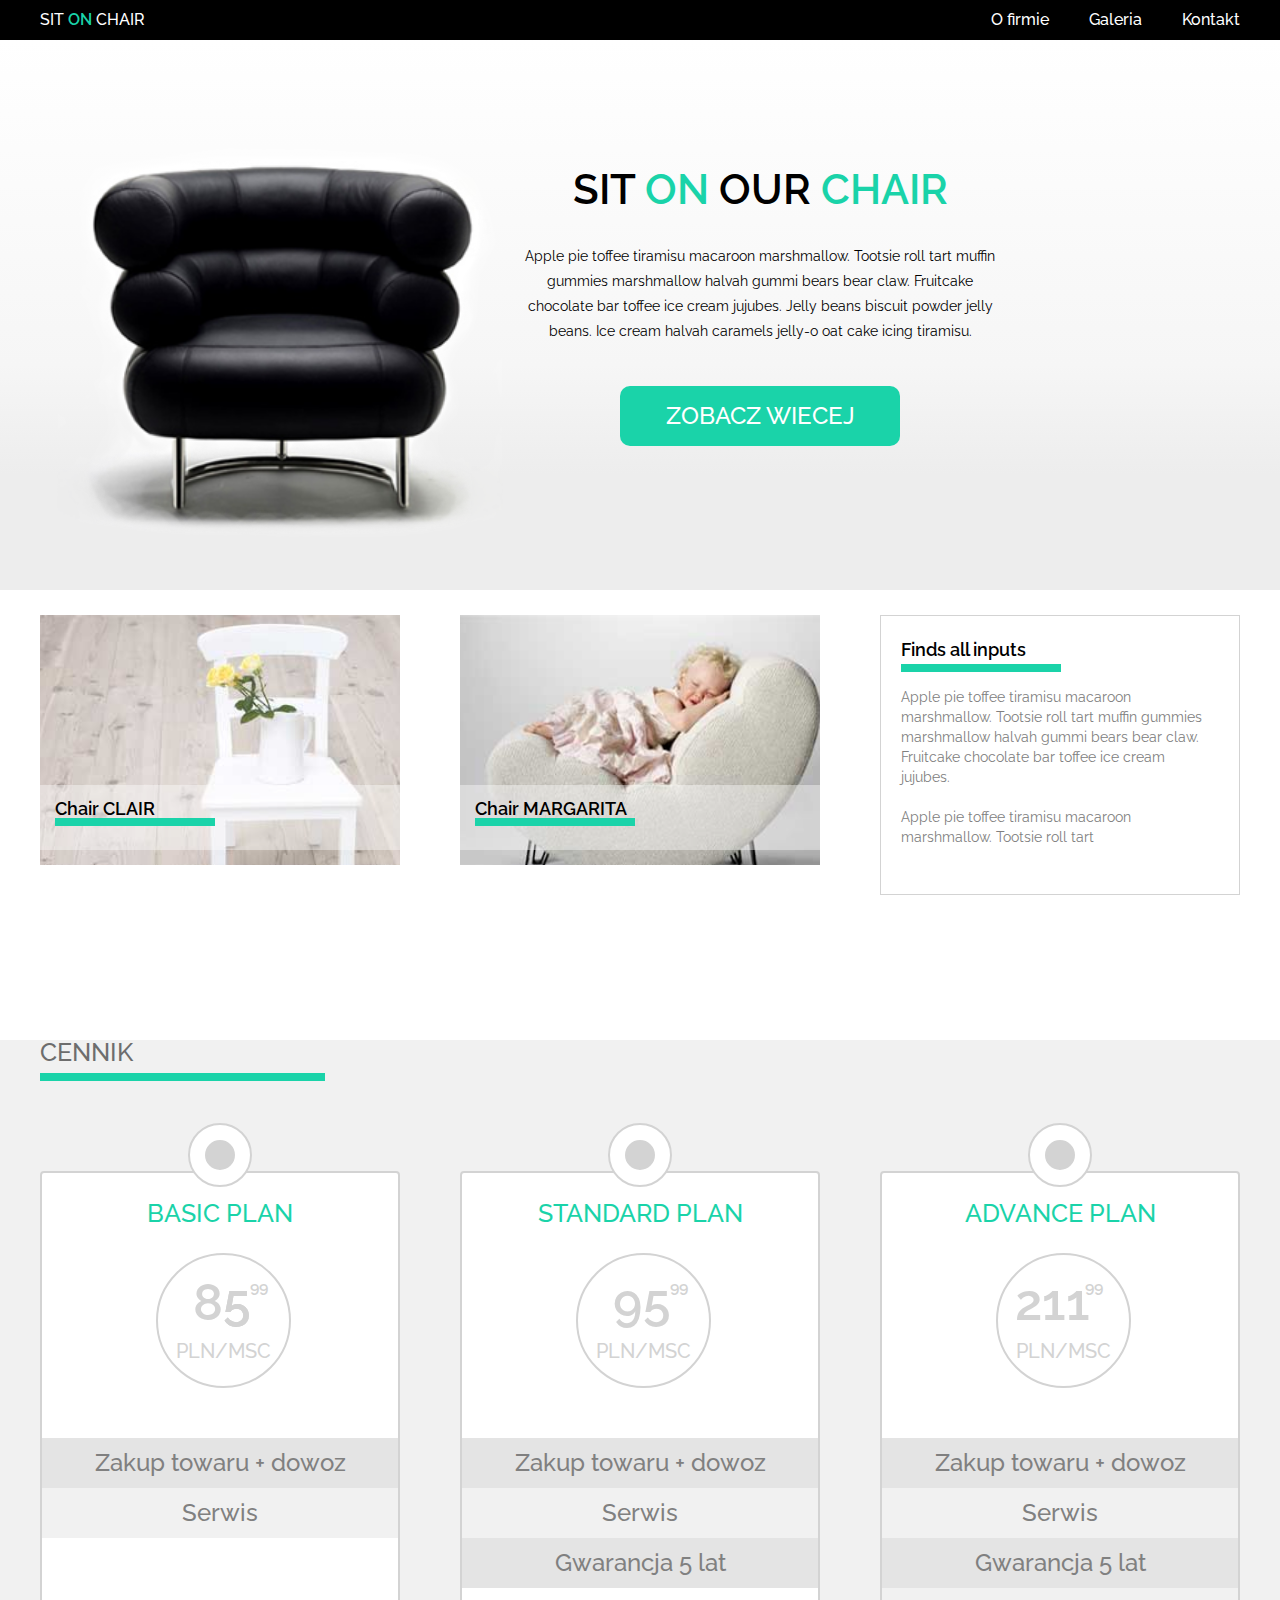
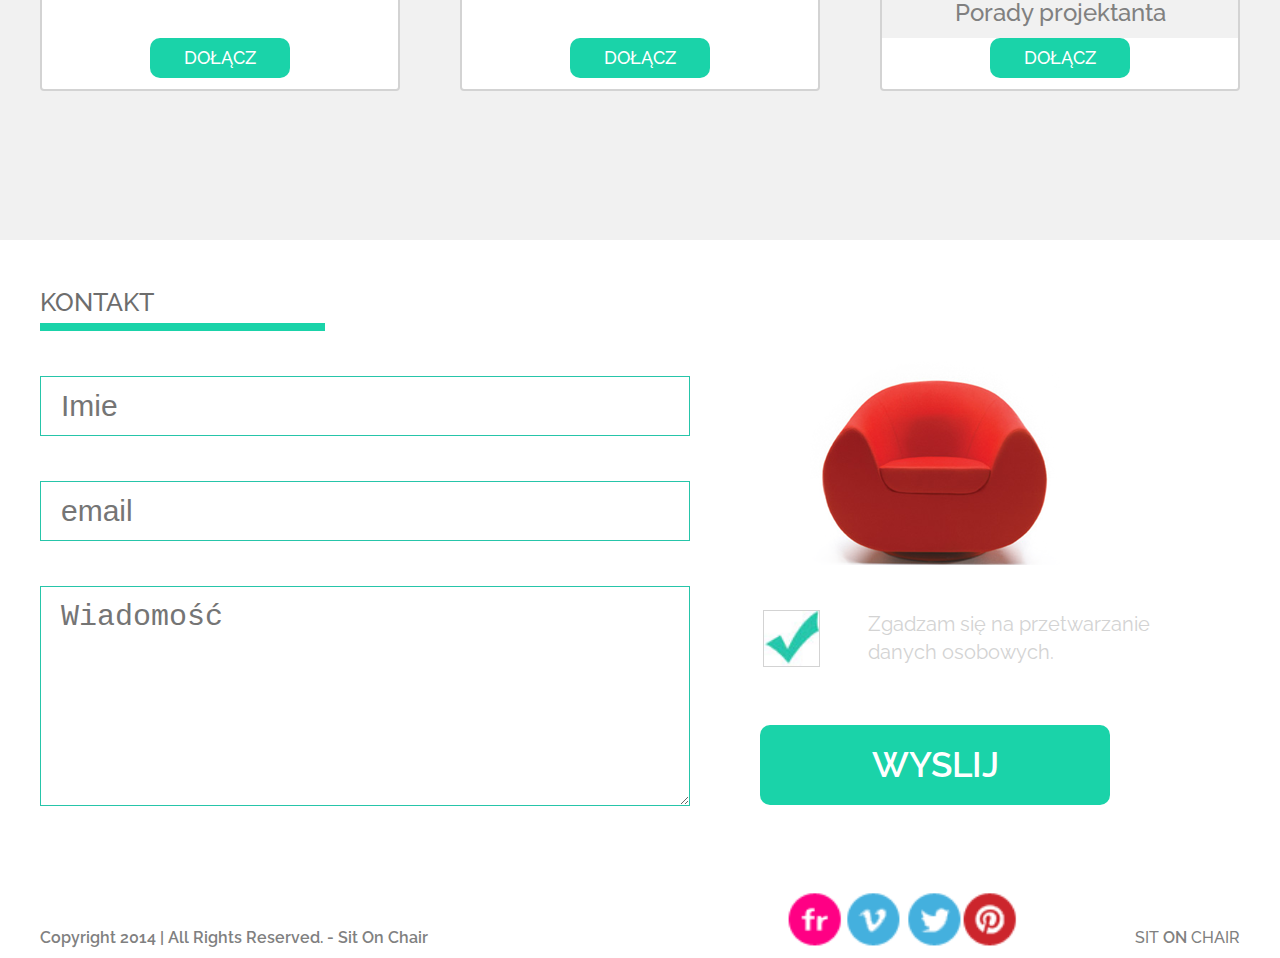
<file: index.html>
<!DOCTYPE html>
<html lang="en">
<head>
    <meta charset="UTF-8">
    <title>CodersLab</title>
    <link rel="stylesheet" href="css/css.css">
    <link href="https://fonts.googleapis.com/css?family=Raleway:100,100i,200,200i,300,300i,400,400i,500,500i,600,600i,700,700i,800,800i,900,900i" rel="stylesheet">
</head>
<body>
  <header>
    <div class="container clearfix">
      <div class="left-header">
        <p>sit <span>on</span> chair</p>
      </div>
      <div class="right-header">
        <nav>
          <ul>
            <li>O firmie</li>
            <li>Galeria</li>
            <li>Kontakt</li>
          </ul>
        </nav>
      </div>
    </div>
  </header>
  <section class="section-1">
    <div class="container clearfix">
      <div class="background">
        <div class="chair"></div>
        <div class="text">
          <div class="header-1">
            <h1>Sit <span>on</span> our <span>chair</span></h1>
          </div>
          <div class="paragraph-1">
            Apple pie toffee tiramisu macaroon marshmallow. Tootsie roll tart muffin gummies marshmallow halvah gummi bears bear claw. Fruitcake chocolate bar toffee ice cream jujubes. Jelly beans biscuit powder jelly beans. Ice cream halvah caramels jelly-o oat cake icing tiramisu.
          </div>
          <div class="button">Zobacz wiecej</div>
        </div>
      </div>
    </div>
  </section>
  <section class="section-2">
    <div class="container clearfix">
      <div class="first-section clearfix">
        <div class="opacity">
          <div class="header-2">
            Chair CLAIR
            <div class="line"></div>
          </div>
        </div>
      </div>
      <div class="second-section">
        <div class="opacity">
          <div class="header-3">
            Chair MARGARITA
            <div class="line"></div>
          </div>
        </div>
      </div>
      <div class="third-section">
        <div class="text-2">
          Finds all inputs
        </div>
        <div class="line"></div>
        <div class="paragraph-2">
          Apple pie toffee tiramisu macaroon marshmallow. Tootsie roll tart muffin gummies marshmallow halvah gummi bears bear claw. Fruitcake chocolate bar toffee ice cream jujubes.
        </div>
        <div class="paragraph-3">
          Apple pie toffee tiramisu macaroon marshmallow. Tootsie roll tart
        </div>
      </div>
    </div>
  </section>
  <section class="section-3">
    <div class="container">
      <div class="prices">CENNIK</div>
      <div class="line-2"></div>
      <div class="container-2 clearfix">

      <div class="basic-plan">
        <div class="outer-circle clearfix">
          <div class="inner-circle"></div>
        </div>
        <div class="offer-header">BASIC PLAN</div>
        <div class="price-1 clearfix">
          <div class="numbers-1">85</div>
          <div class="numbers-2">5<sup>99</sup></div>
          <div class="numbers-3">PLN/MSC</div>
        </div>
        <div class="list-1">
          <ul>
            <li>Zakup towaru + dowoz</li>
            <li>Serwis</li>
          </ul>
        </div>
        <div class="button-2">Dołącz</div>
      </div>
      <div class="standard-plan">
        <div class="outer-circle">
          <div class="inner-circle"></div>
        </div>
        <div class="offer-header">STANDARD PLAN</div>
        <div class="price-1">
          <div class="numbers-1">9</div>
          <div class="numbers-2">5<sup>99</sup></div>
          <div class="numbers-3">PLN/MSC</div>
        </div>
        <div class="list-1">
          <ul>
            <li>Zakup towaru + dowoz</li>
            <li>Serwis</li>
            <li>Gwarancja 5 lat</li>
          </ul>
        </div>
        <div class="button-3">Dołącz</div>
      </div>
      <div class="advance-plan">
        <div class="outer-circle">
          <div class="inner-circle"></div>
        </div>
        <div class="offer-header">ADVANCE PLAN</div>
        <div class="price-1">
          <div class="numbers-5">211<sup>99</sup></div>

          <div class="numbers-3">PLN/MSC</div>
        </div>
        <div class="list-1">
          <ul>
            <li>Zakup towaru + dowoz</li>
            <li>Serwis</li>
            <li>Gwarancja 5 lat</li>
            <li>Porady projektanta</li>
          </ul>
        </div>
        <div class="button-4">Dołącz</div>
      </div>
      </div>
    </div>
  </section>
  <section class="section-4">
    <div class="container">
      <div class="prices">KONTAKT</div>
      <div class="line-2">

      </div>
      <div class="picture"></div>
      <div class="form">
          <form>
              <div>

                <input type="text" placeholder="Imie" required />

              </div>

          <div>

              <input type="email" placeholder="email" name="" value="">

          </div>
          <div>

              <textarea placeholder="Wiadomość"></textarea>

          </div>
        </div>
      </form>

      <div class="red-sofa"></div>

      <div class="outer-frame"></div>
      <div class="text-3">Zgadzam się na przetwarzanie <br> danych osobowych.</div>

      <div class="button-5">Wyslij</div>
    </div>
  </section>
  <footer>
      <div class="container clearfix">
          <div class="copyrights">Copyright 2014 | All Rights Reserved. - Sit On Chair</div>
          <div class="logo-bottom"><p>sit <span>on</span> chair</p>
          </div>
          <div class="margin"></div>
          <div class="ikons clearfix">
              <div class="first-ikon"></div>
              <div class="second-ikon"></div>
              <div class="third-ikon"></div>
              <div class="fourth-ikon"></div>
          </div>



      </div>
  </footer>
</body>
</html>
</file>
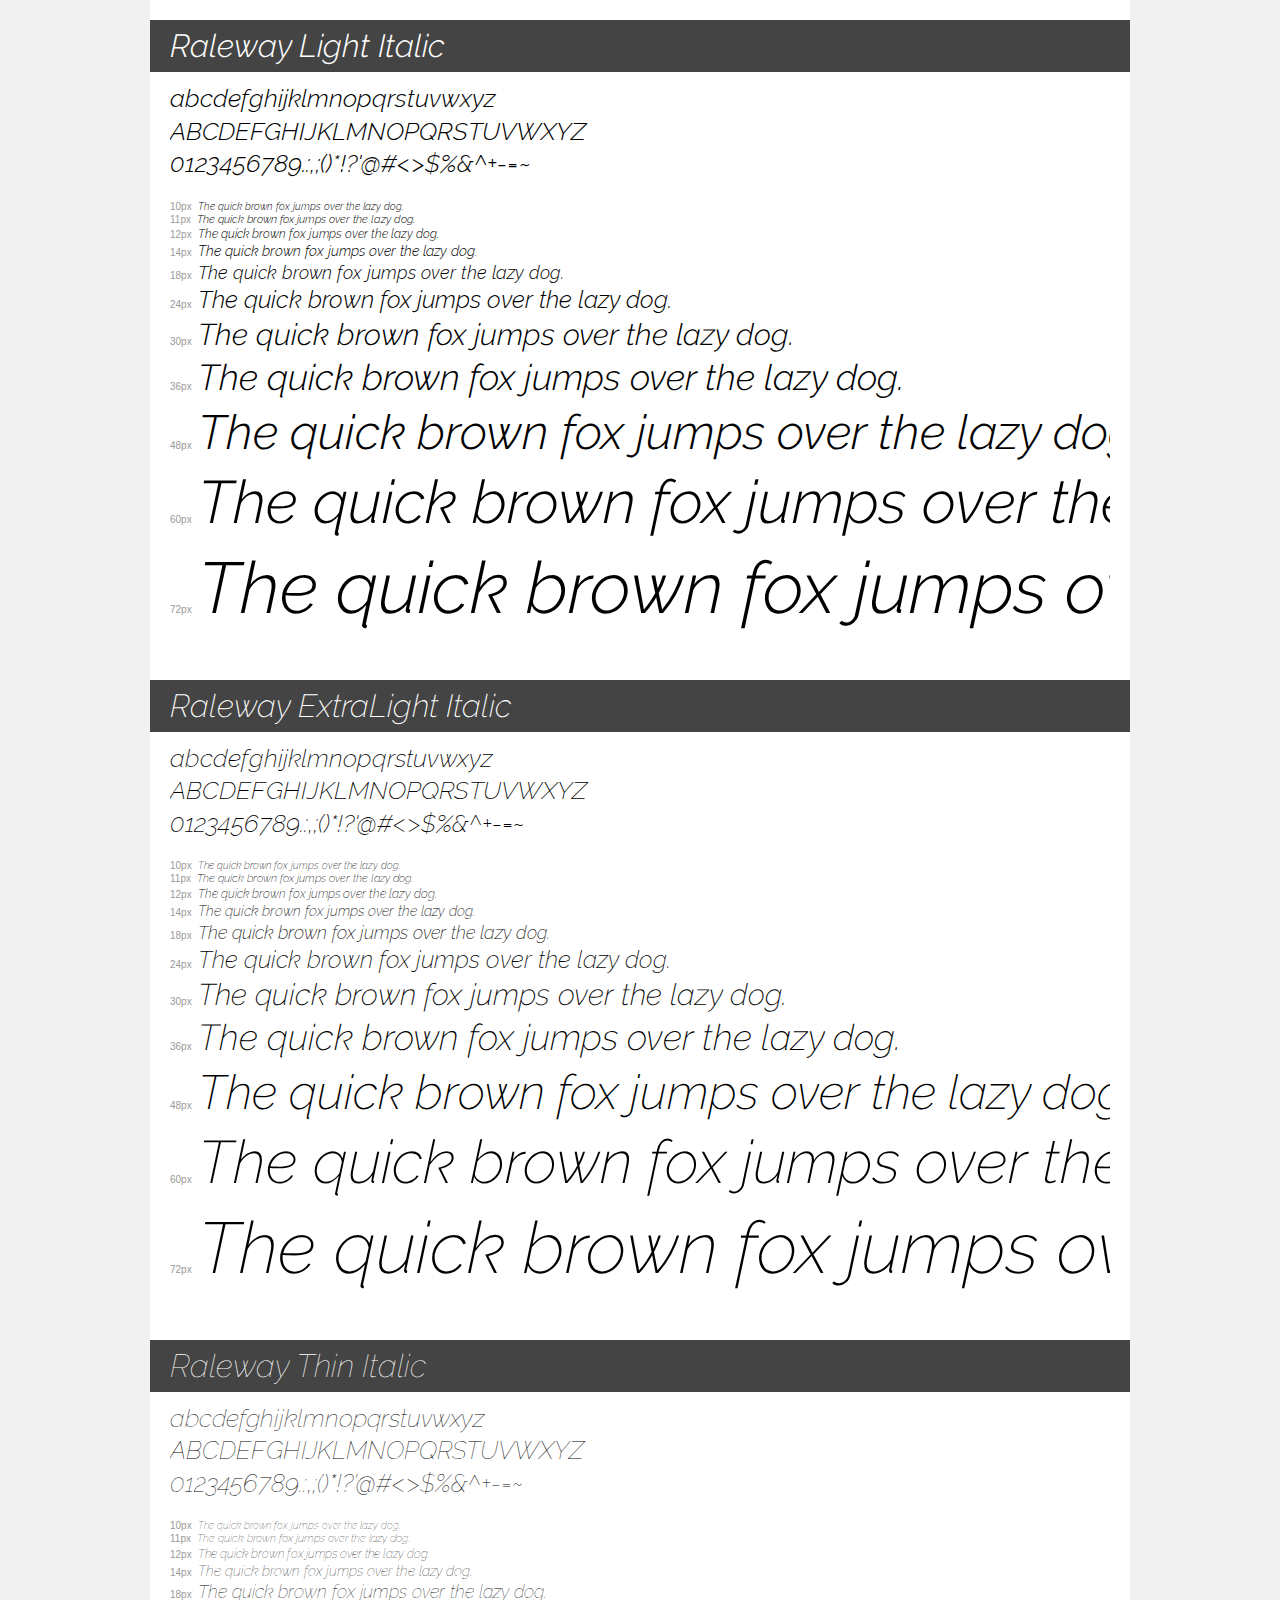
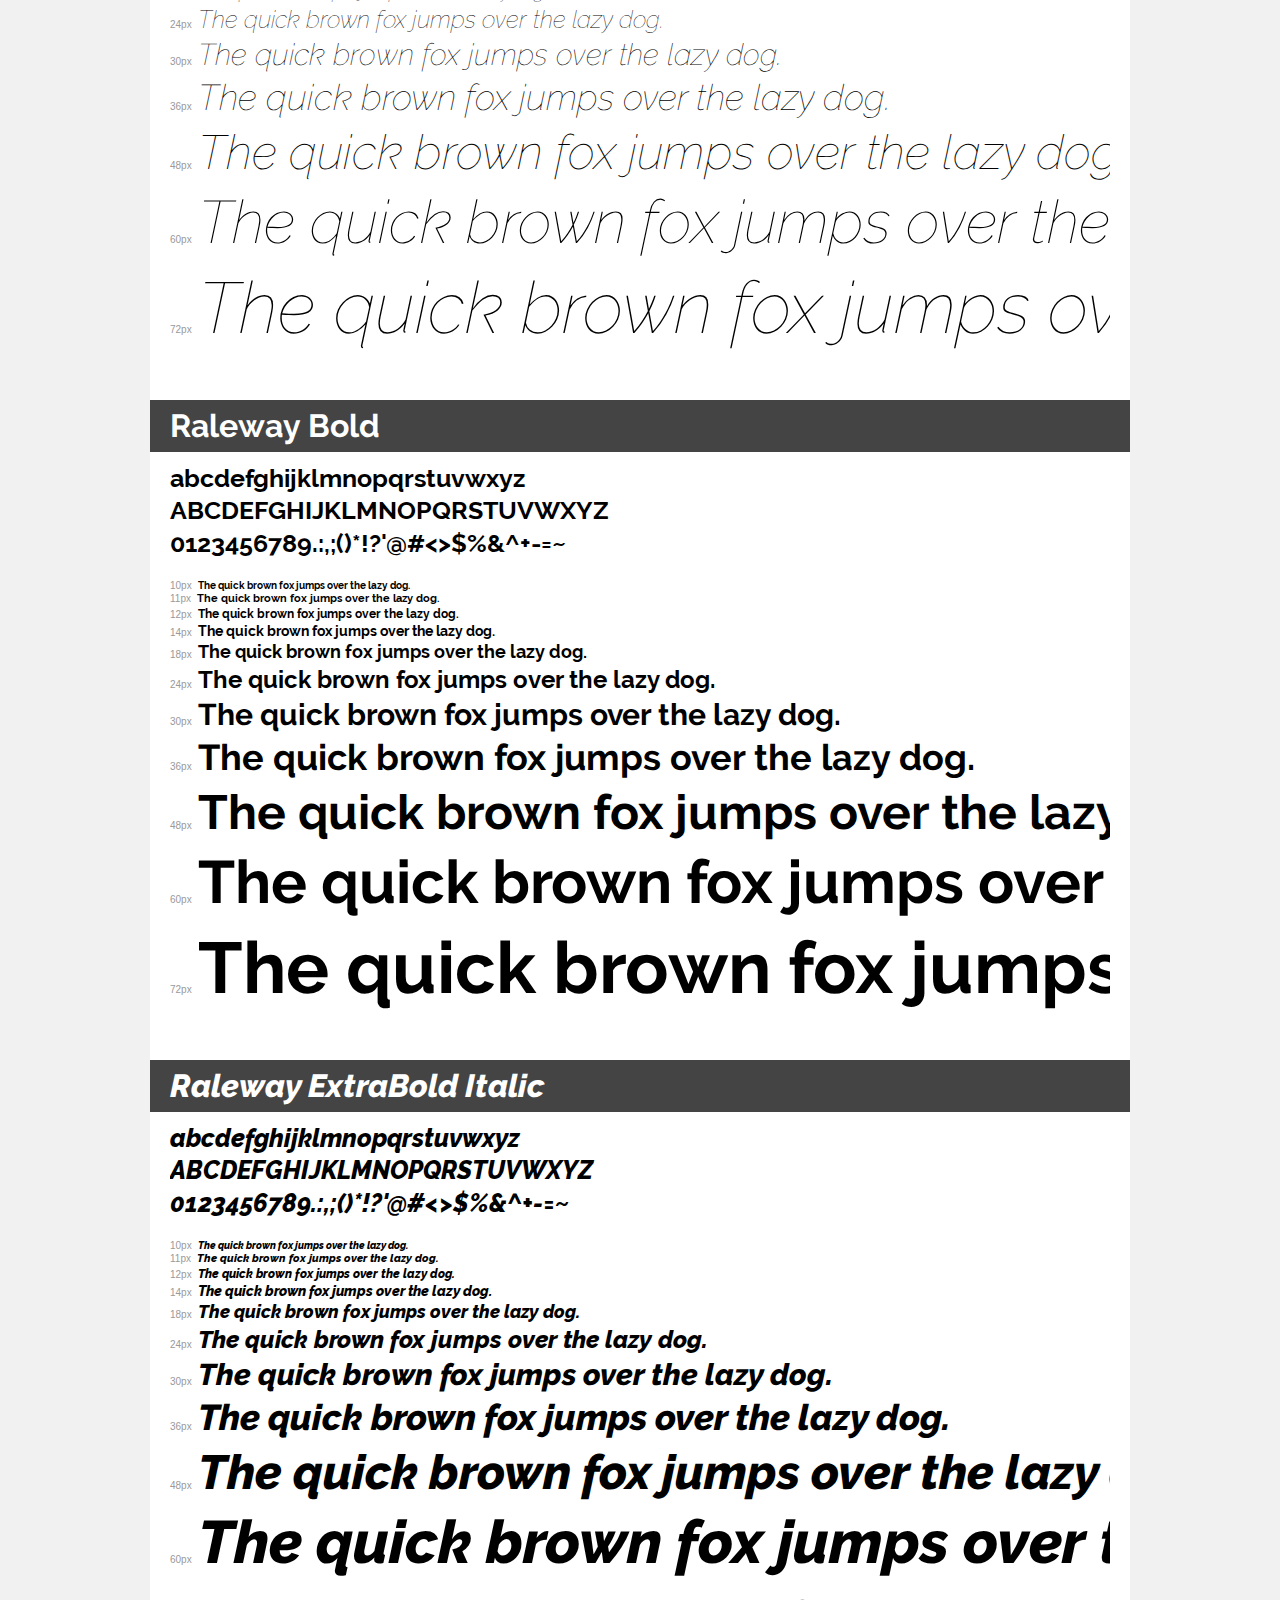
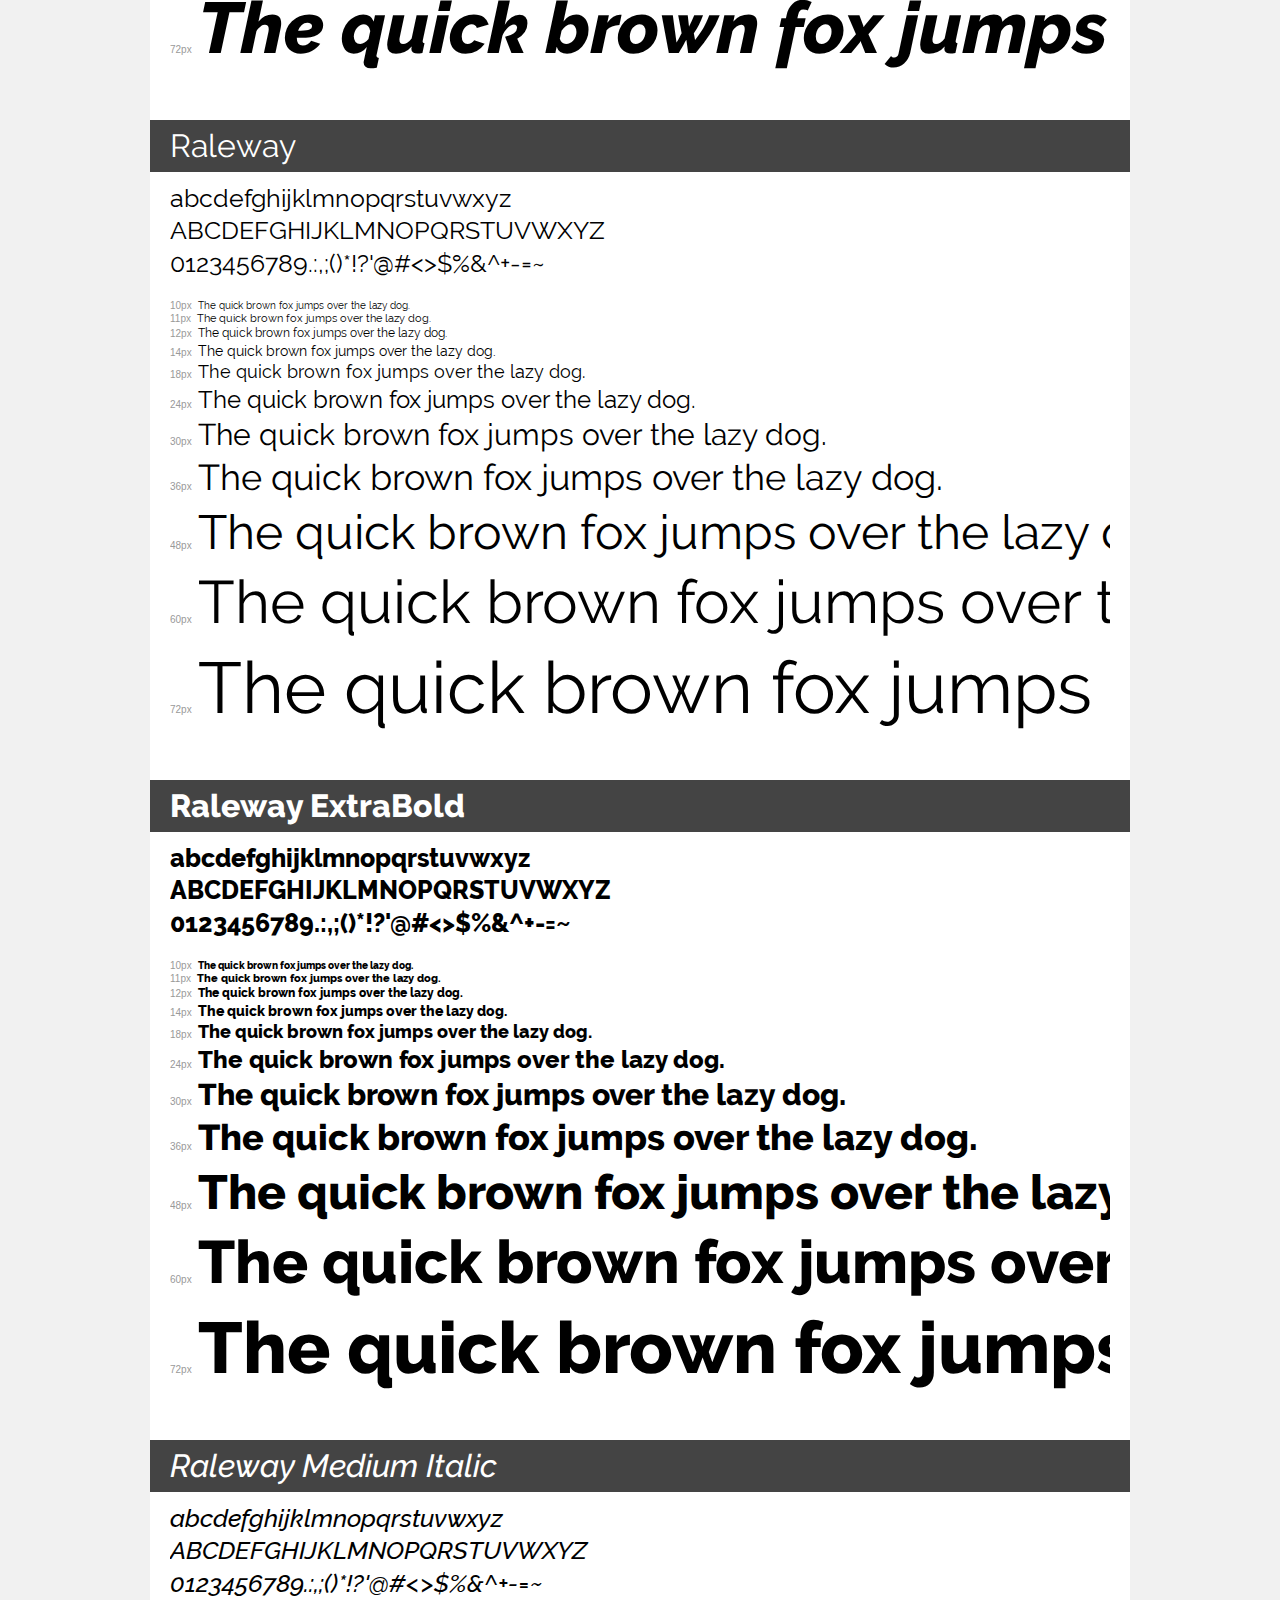
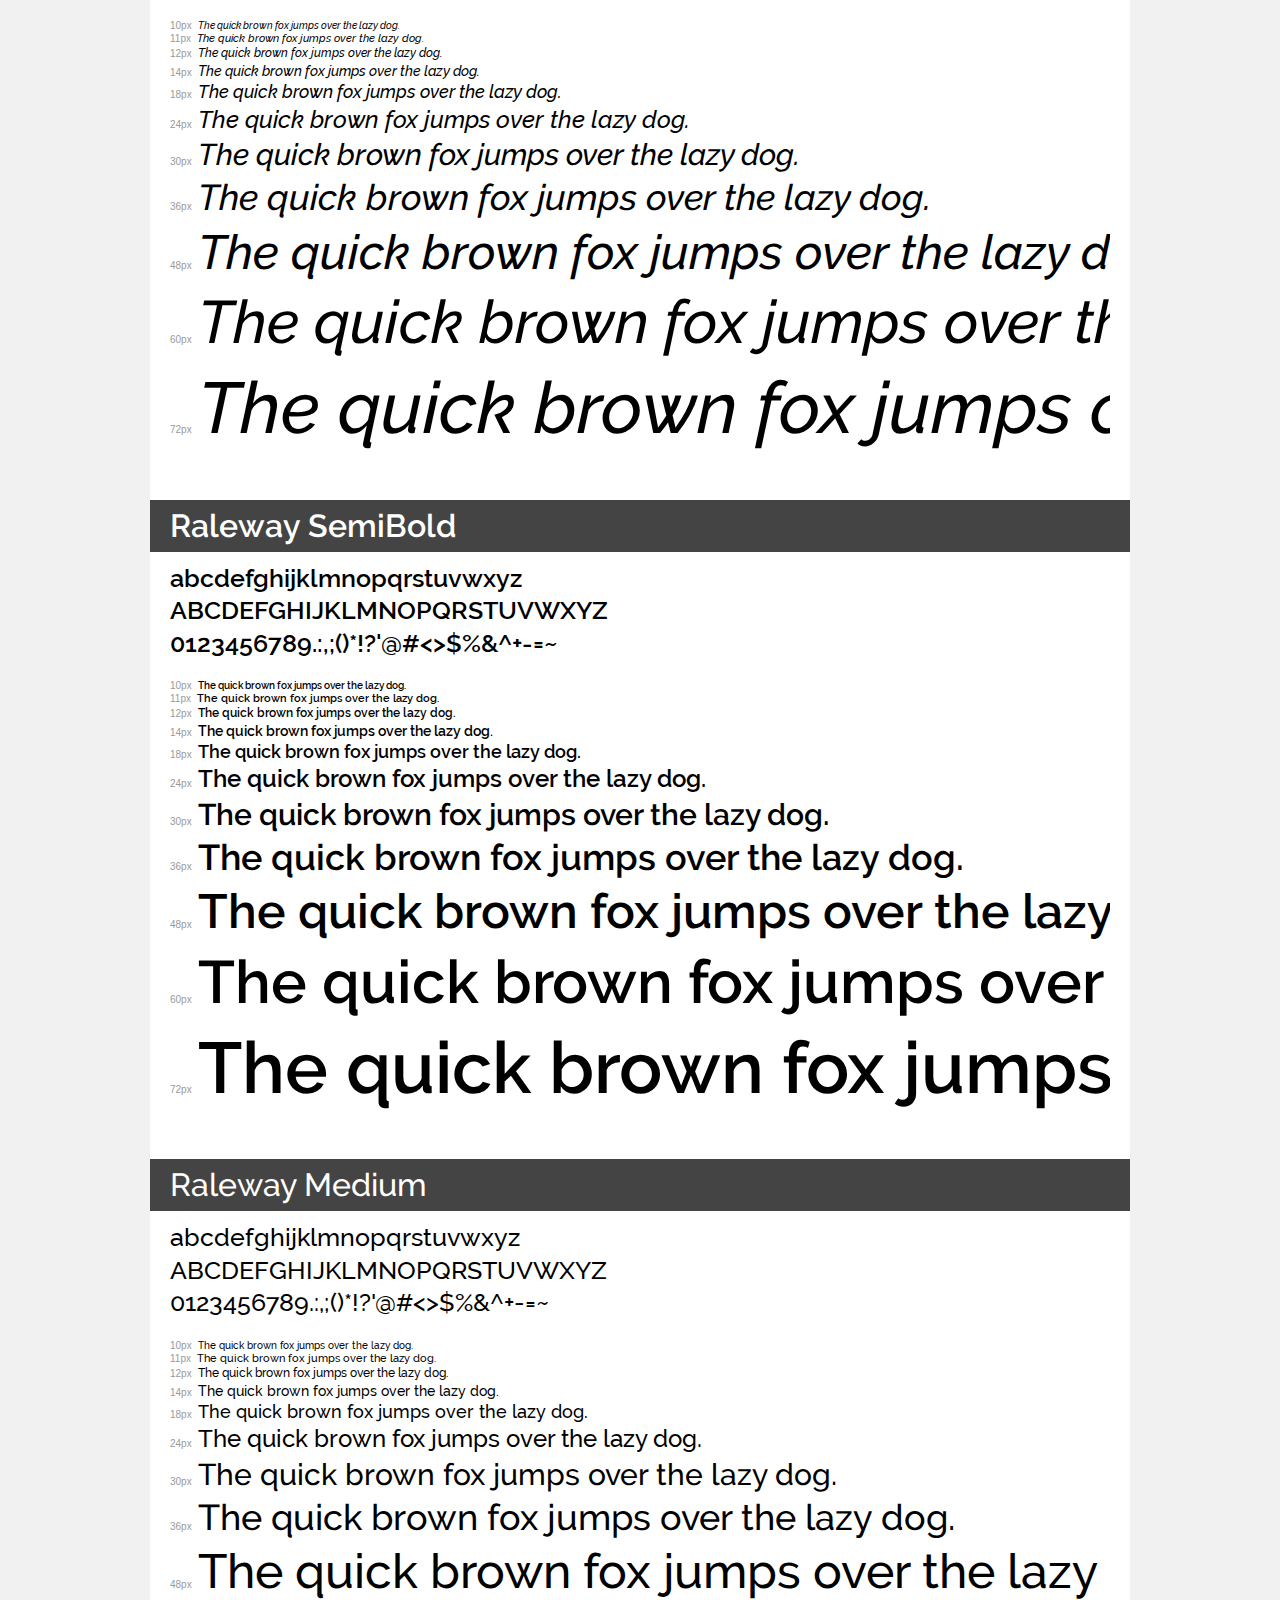
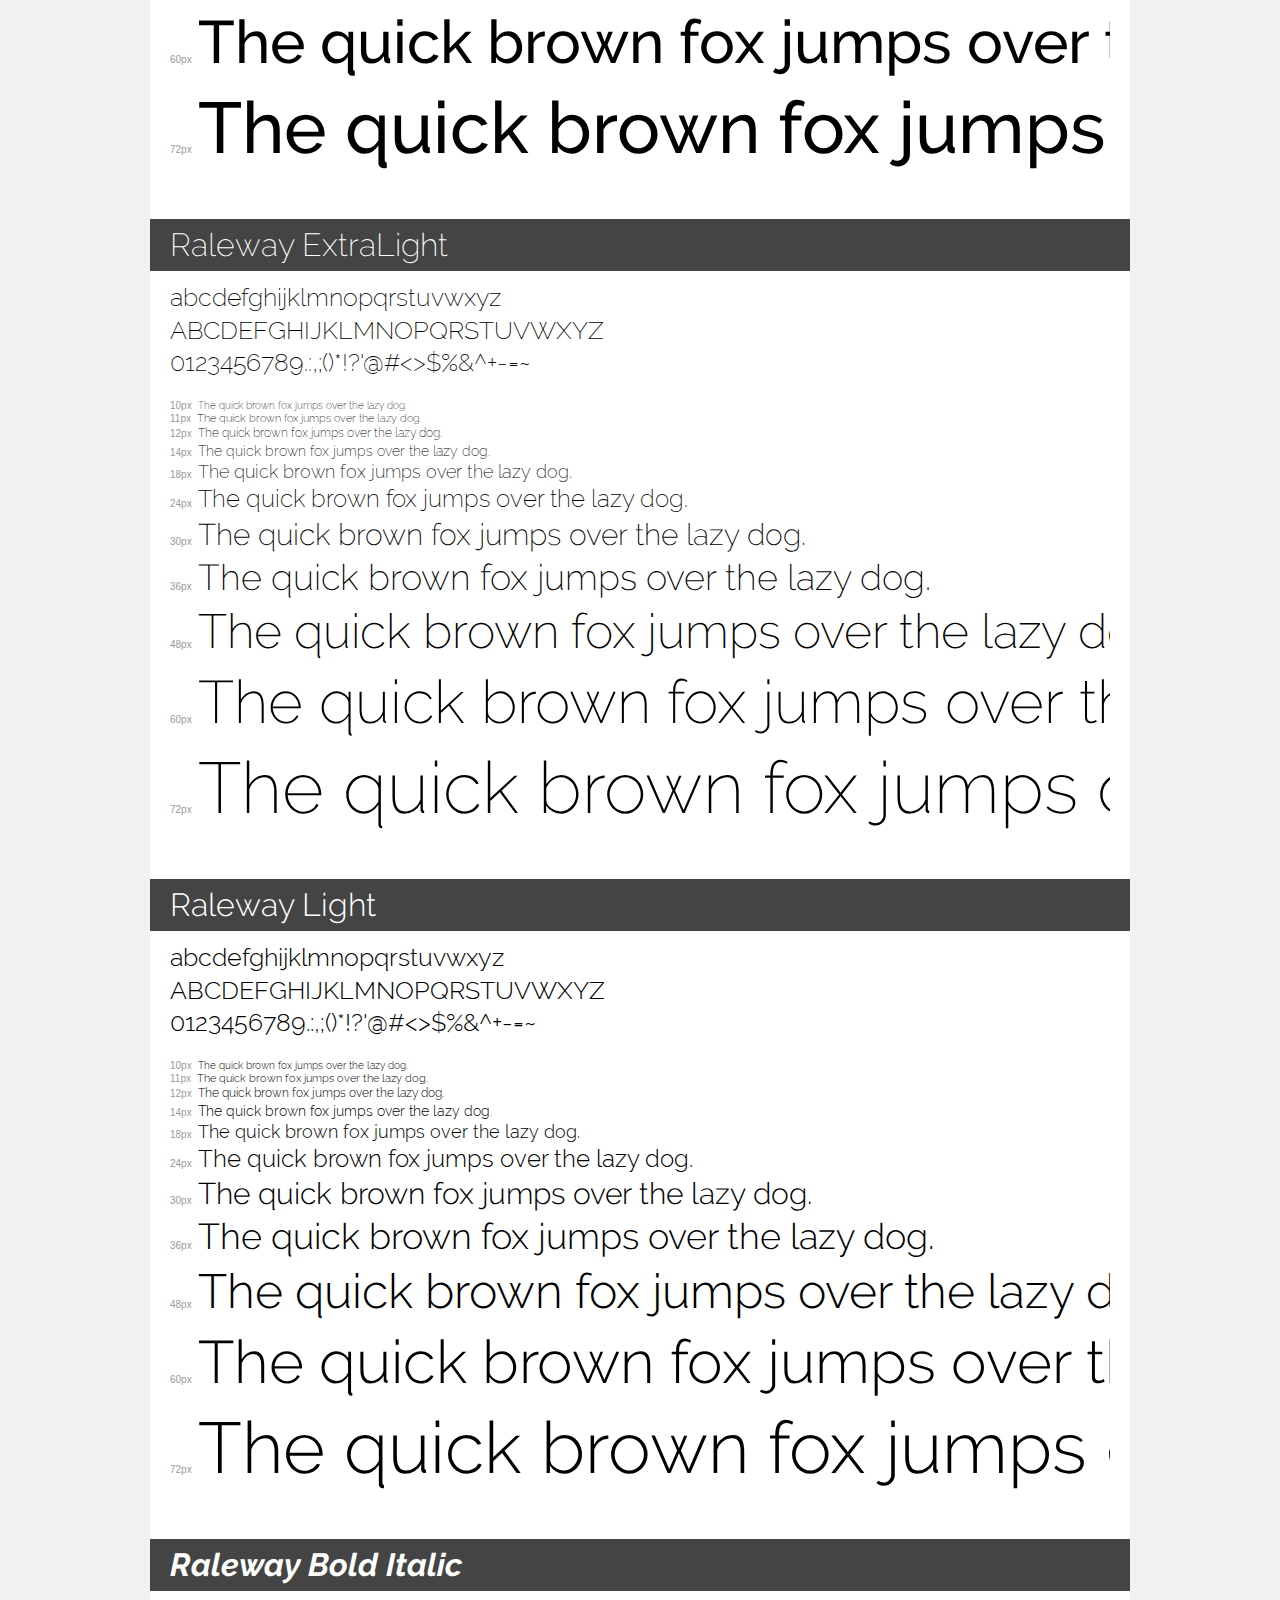
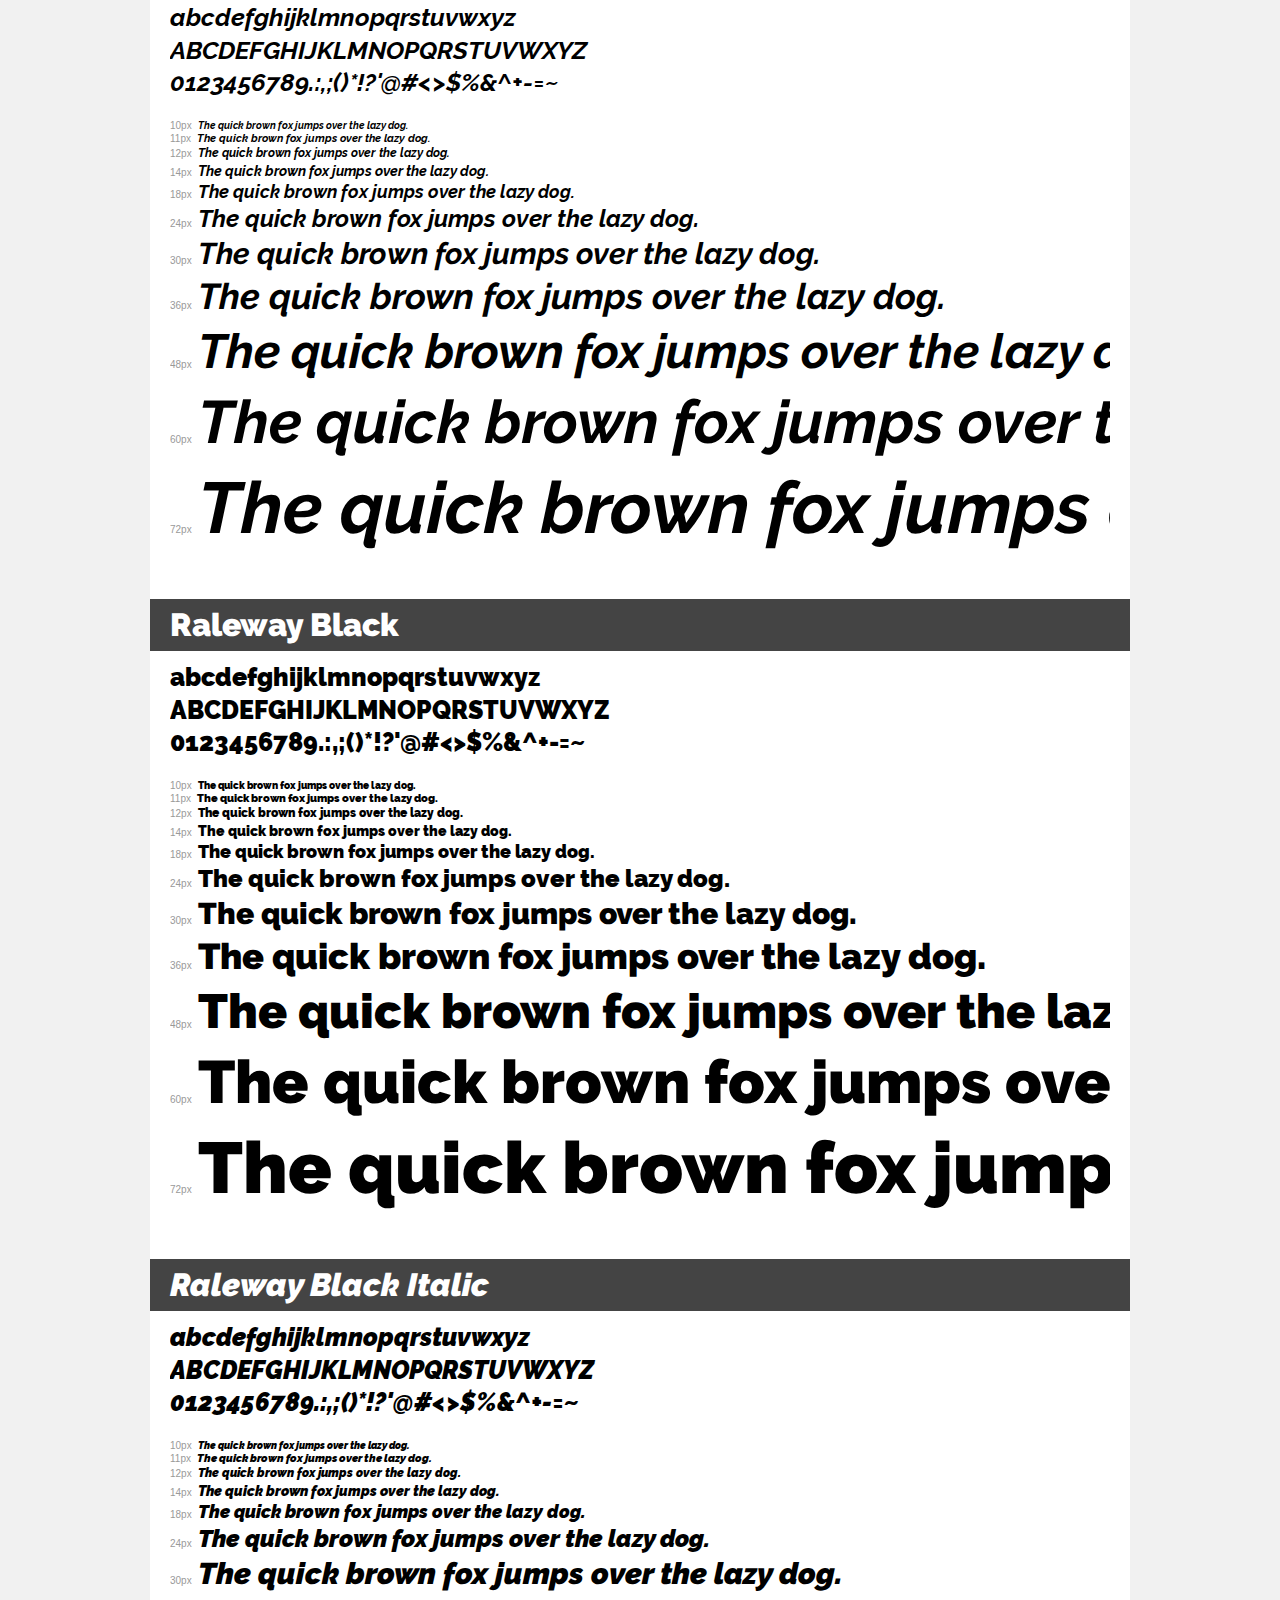
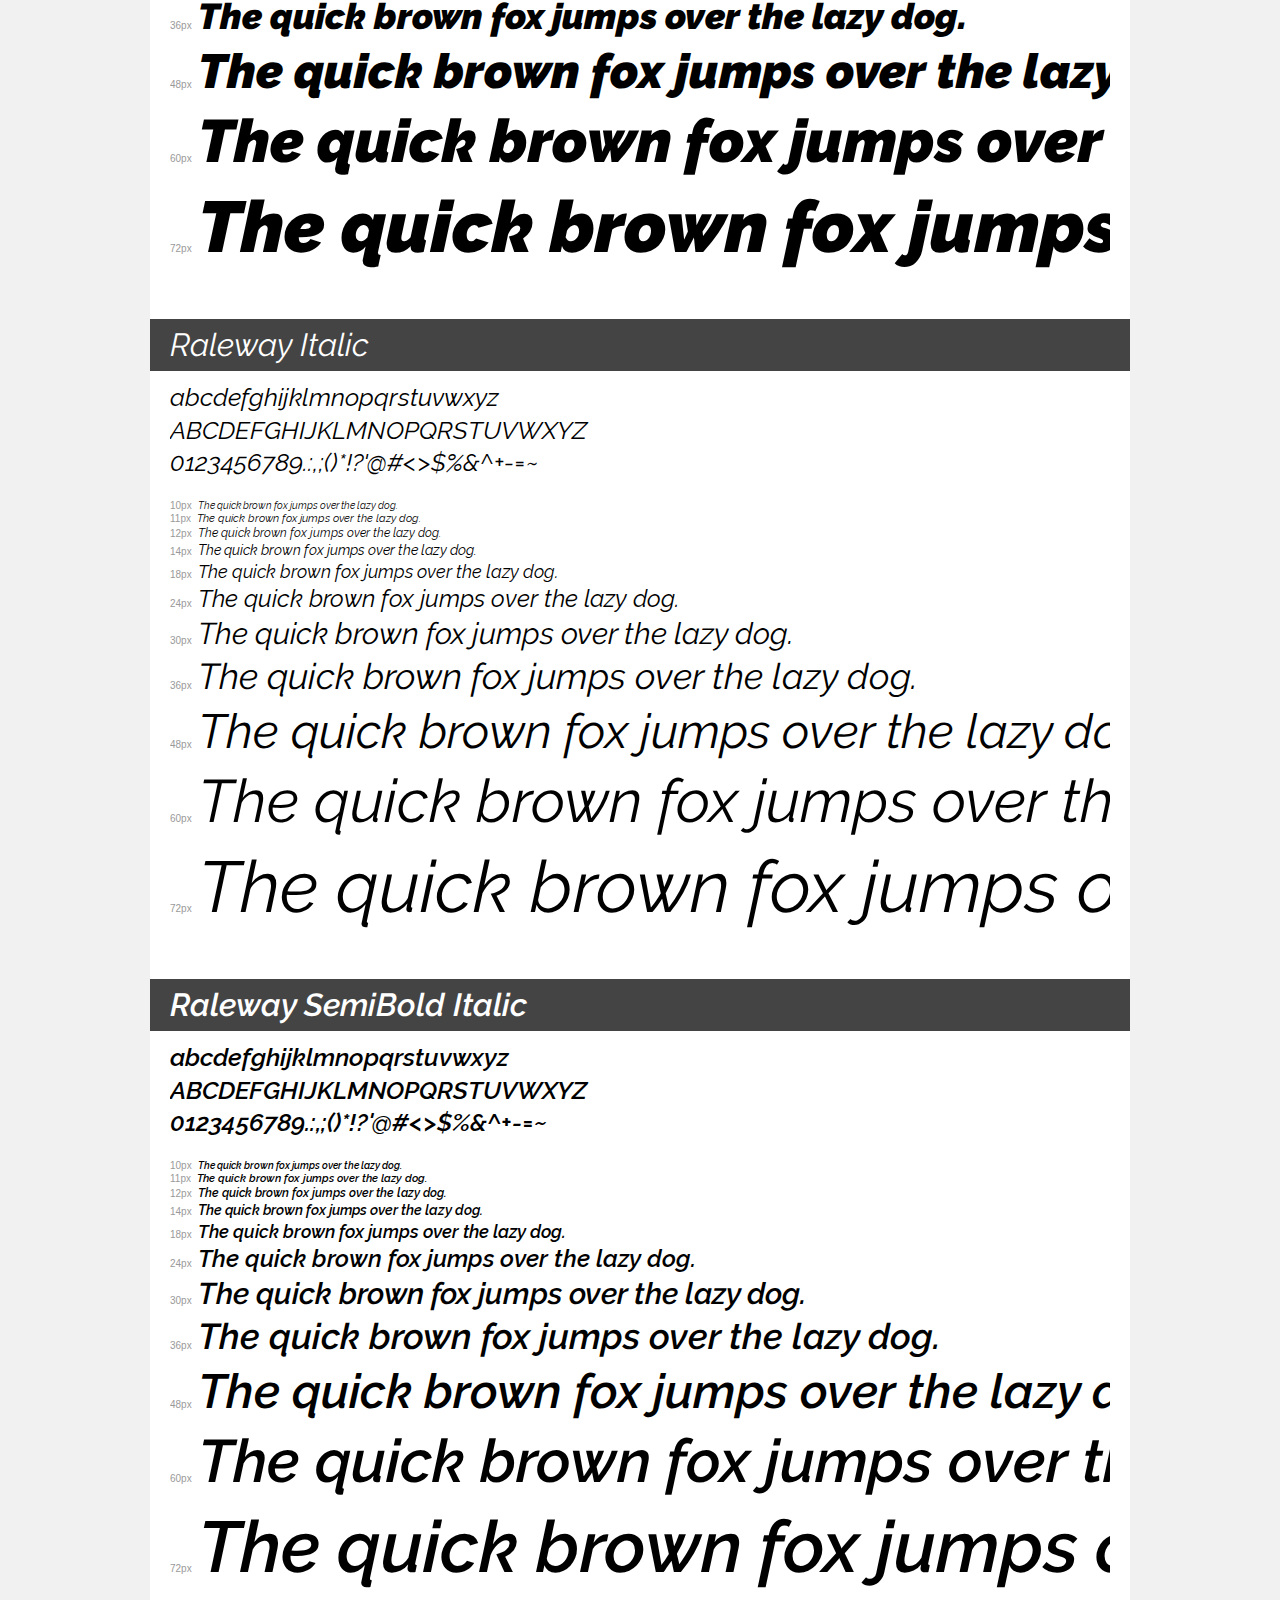
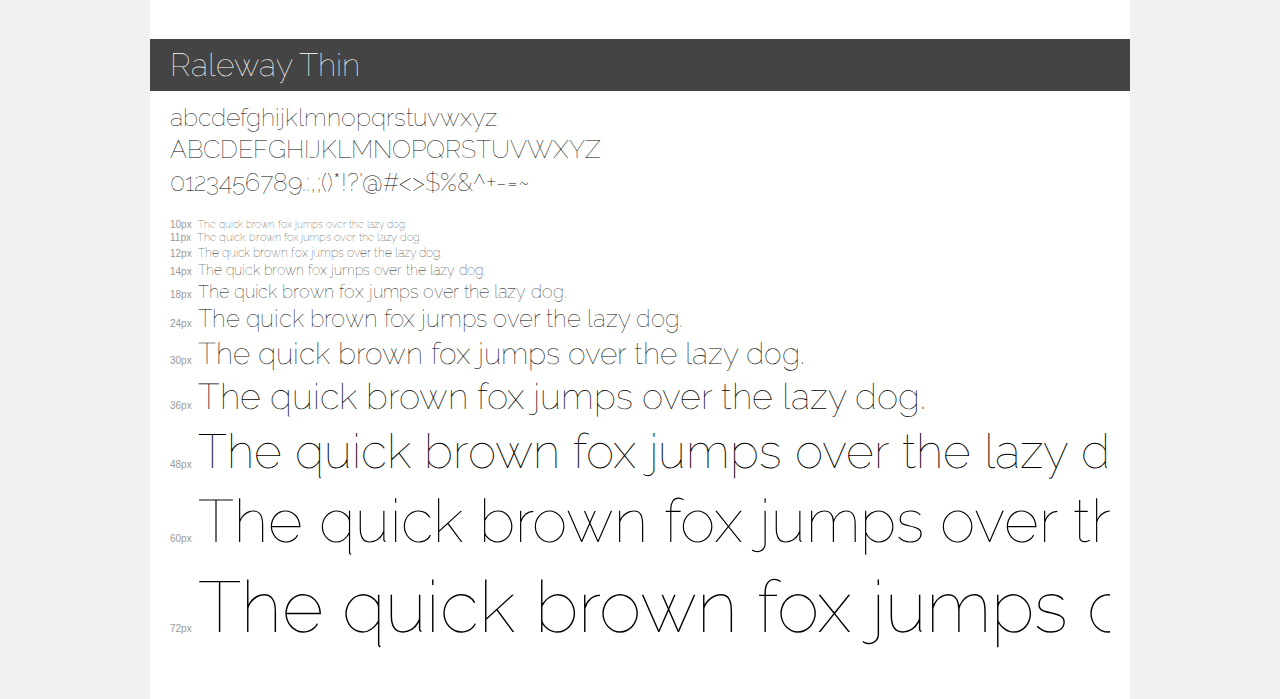
<file: fonts/demo.html>
<!DOCTYPE html>
<html>
<head>
	<meta charset="utf-8">
	<title>Transfonter demo</title>
	<link href="stylesheet.css" rel="stylesheet">
	<style>
		/*
		http://meyerweb.com/eric/tools/css/reset/
		v2.0 | 20110126
		License: none (public domain)
		*/
		html, body, div, span, applet, object, iframe,
		h1, h2, h3, h4, h5, h6, p, blockquote, pre,
		a, abbr, acronym, address, big, cite, code,
		del, dfn, em, img, ins, kbd, q, s, samp,
		small, strike, strong, sub, sup, tt, var,
		b, u, i, center,
		dl, dt, dd, ol, ul, li,
		fieldset, form, label, legend,
		table, caption, tbody, tfoot, thead, tr, th, td,
		article, aside, canvas, details, embed,
		figure, figcaption, footer, header, hgroup,
		menu, nav, output, ruby, section, summary,
		time, mark, audio, video {
			margin: 0;
			padding: 0;
			border: 0;
			font-size: 100%;
			font: inherit;
			vertical-align: baseline;
		}
		/* HTML5 display-role reset for older browsers */
		article, aside, details, figcaption, figure,
		footer, header, hgroup, menu, nav, section {
			display: block;
		}
		body {
			line-height: 1;
		}
		ol, ul {
			list-style: none;
		}
		blockquote, q {
			quotes: none;
		}
		blockquote:before, blockquote:after,
		q:before, q:after {
			content: '';
			content: none;
		}
		table {
			border-collapse: collapse;
			border-spacing: 0;
		}
		/* common styles */
		body {
			background: #f1f1f1;
			color: #000;
		}
		.page {
			background: #fff;
			width: 940px;
			margin: 0 auto;
			padding: 20px 20px 0 20px;
			overflow: hidden;
		}
		.font-container {
			overflow-x: auto;
			overflow-y: hidden;
			margin-bottom: 40px;
			line-height: 1.3;
			white-space: nowrap;
			padding-bottom: 5px;
		}
		h1 {
			position: relative;
			background: #444;
			font-size: 32px;
			color: #fff;
			padding: 10px 20px;
			margin: 0 -20px 10px -20px;
		}
		.letters {
			font-size: 25px;
			margin-bottom: 20px;
		}
		.s10:before {
			content: '10px';
		}
		.s11:before {
			content: '11px';
		}
		.s12:before {
			content: '12px';
		}
		.s14:before {
			content: '14px';
		}
		.s18:before {
			content: '18px';
		}
		.s24:before {
			content: '24px';
		}
		.s30:before {
			content: '30px';
		}
		.s36:before {
			content: '36px';
		}
		.s48:before {
			content: '48px';
		}
		.s60:before {
			content: '60px';
		}
		.s72:before {
			content: '72px';
		}
		.s10:before, .s11:before, .s12:before, .s14:before,
		.s18:before, .s24:before, .s30:before, .s36:before,
		.s48:before, .s60:before, .s72:before {
			font-family: Arial, sans-serif;
			font-size: 10px;
			font-weight: normal;
			font-style: normal;
			color: #999;
			padding-right: 6px;
		}
		/* fonts demo styles */
		.demo-0 {
			font-family: 'Raleway';
			font-weight: 300;
			font-style: italic;
		}
		.demo-1 {
			font-family: 'Raleway';
			font-weight: 200;
			font-style: italic;
		}
		.demo-2 {
			font-family: 'Raleway';
			font-weight: 100;
			font-style: italic;
		}
		.demo-3 {
			font-family: 'Raleway';
			font-weight: bold;
			font-style: normal;
		}
		.demo-4 {
			font-family: 'Raleway';
			font-weight: 800;
			font-style: italic;
		}
		.demo-5 {
			font-family: 'Raleway';
			font-weight: normal;
			font-style: normal;
		}
		.demo-6 {
			font-family: 'Raleway';
			font-weight: 800;
			font-style: normal;
		}
		.demo-7 {
			font-family: 'Raleway';
			font-weight: 500;
			font-style: italic;
		}
		.demo-8 {
			font-family: 'Raleway';
			font-weight: 600;
			font-style: normal;
		}
		.demo-9 {
			font-family: 'Raleway';
			font-weight: 500;
			font-style: normal;
		}
		.demo-10 {
			font-family: 'Raleway';
			font-weight: 200;
			font-style: normal;
		}
		.demo-11 {
			font-family: 'Raleway';
			font-weight: 300;
			font-style: normal;
		}
		.demo-12 {
			font-family: 'Raleway';
			font-weight: bold;
			font-style: italic;
		}
		.demo-13 {
			font-family: 'Raleway';
			font-weight: 900;
			font-style: normal;
		}
		.demo-14 {
			font-family: 'Raleway';
			font-weight: 900;
			font-style: italic;
		}
		.demo-15 {
			font-family: 'Raleway';
			font-weight: normal;
			font-style: italic;
		}
		.demo-16 {
			font-family: 'Raleway';
			font-weight: 600;
			font-style: italic;
		}
		.demo-17 {
			font-family: 'Raleway';
			font-weight: 100;
			font-style: normal;
		}
	</style>
</head>
<body>
<div class="page">
	<div class="demo-0">
		<h1>Raleway Light Italic</h1>
		<div class="font-container">
			<p class="letters">
				abcdefghijklmnopqrstuvwxyz <br />
				ABCDEFGHIJKLMNOPQRSTUVWXYZ <br />				0123456789.:,;()*!?'@#<>$%&^+-=~
			</p>
			<p class="s10" style="font-size: 10px;">The quick brown fox jumps over the lazy dog.</p>
			<p class="s11" style="font-size: 11px;">The quick brown fox jumps over the lazy dog.</p>
			<p class="s12" style="font-size: 12px;">The quick brown fox jumps over the lazy dog.</p>
			<p class="s14" style="font-size: 14px;">The quick brown fox jumps over the lazy dog.</p>
			<p class="s18" style="font-size: 18px;">The quick brown fox jumps over the lazy dog.</p>
			<p class="s24" style="font-size: 24px;">The quick brown fox jumps over the lazy dog.</p>
			<p class="s30" style="font-size: 30px;">The quick brown fox jumps over the lazy dog.</p>
			<p class="s36" style="font-size: 36px;">The quick brown fox jumps over the lazy dog.</p>
			<p class="s48" style="font-size: 48px;">The quick brown fox jumps over the lazy dog.</p>
			<p class="s60" style="font-size: 60px;">The quick brown fox jumps over the lazy dog.</p>
			<p class="s72" style="font-size: 72px;">The quick brown fox jumps over the lazy dog.</p>
		</div>
	</div>
	<div class="demo-1">
		<h1>Raleway ExtraLight Italic</h1>
		<div class="font-container">
			<p class="letters">
				abcdefghijklmnopqrstuvwxyz <br />
				ABCDEFGHIJKLMNOPQRSTUVWXYZ <br />				0123456789.:,;()*!?'@#<>$%&^+-=~
			</p>
			<p class="s10" style="font-size: 10px;">The quick brown fox jumps over the lazy dog.</p>
			<p class="s11" style="font-size: 11px;">The quick brown fox jumps over the lazy dog.</p>
			<p class="s12" style="font-size: 12px;">The quick brown fox jumps over the lazy dog.</p>
			<p class="s14" style="font-size: 14px;">The quick brown fox jumps over the lazy dog.</p>
			<p class="s18" style="font-size: 18px;">The quick brown fox jumps over the lazy dog.</p>
			<p class="s24" style="font-size: 24px;">The quick brown fox jumps over the lazy dog.</p>
			<p class="s30" style="font-size: 30px;">The quick brown fox jumps over the lazy dog.</p>
			<p class="s36" style="font-size: 36px;">The quick brown fox jumps over the lazy dog.</p>
			<p class="s48" style="font-size: 48px;">The quick brown fox jumps over the lazy dog.</p>
			<p class="s60" style="font-size: 60px;">The quick brown fox jumps over the lazy dog.</p>
			<p class="s72" style="font-size: 72px;">The quick brown fox jumps over the lazy dog.</p>
		</div>
	</div>
	<div class="demo-2">
		<h1>Raleway Thin Italic</h1>
		<div class="font-container">
			<p class="letters">
				abcdefghijklmnopqrstuvwxyz <br />
				ABCDEFGHIJKLMNOPQRSTUVWXYZ <br />				0123456789.:,;()*!?'@#<>$%&^+-=~
			</p>
			<p class="s10" style="font-size: 10px;">The quick brown fox jumps over the lazy dog.</p>
			<p class="s11" style="font-size: 11px;">The quick brown fox jumps over the lazy dog.</p>
			<p class="s12" style="font-size: 12px;">The quick brown fox jumps over the lazy dog.</p>
			<p class="s14" style="font-size: 14px;">The quick brown fox jumps over the lazy dog.</p>
			<p class="s18" style="font-size: 18px;">The quick brown fox jumps over the lazy dog.</p>
			<p class="s24" style="font-size: 24px;">The quick brown fox jumps over the lazy dog.</p>
			<p class="s30" style="font-size: 30px;">The quick brown fox jumps over the lazy dog.</p>
			<p class="s36" style="font-size: 36px;">The quick brown fox jumps over the lazy dog.</p>
			<p class="s48" style="font-size: 48px;">The quick brown fox jumps over the lazy dog.</p>
			<p class="s60" style="font-size: 60px;">The quick brown fox jumps over the lazy dog.</p>
			<p class="s72" style="font-size: 72px;">The quick brown fox jumps over the lazy dog.</p>
		</div>
	</div>
	<div class="demo-3">
		<h1>Raleway Bold</h1>
		<div class="font-container">
			<p class="letters">
				abcdefghijklmnopqrstuvwxyz <br />
				ABCDEFGHIJKLMNOPQRSTUVWXYZ <br />				0123456789.:,;()*!?'@#<>$%&^+-=~
			</p>
			<p class="s10" style="font-size: 10px;">The quick brown fox jumps over the lazy dog.</p>
			<p class="s11" style="font-size: 11px;">The quick brown fox jumps over the lazy dog.</p>
			<p class="s12" style="font-size: 12px;">The quick brown fox jumps over the lazy dog.</p>
			<p class="s14" style="font-size: 14px;">The quick brown fox jumps over the lazy dog.</p>
			<p class="s18" style="font-size: 18px;">The quick brown fox jumps over the lazy dog.</p>
			<p class="s24" style="font-size: 24px;">The quick brown fox jumps over the lazy dog.</p>
			<p class="s30" style="font-size: 30px;">The quick brown fox jumps over the lazy dog.</p>
			<p class="s36" style="font-size: 36px;">The quick brown fox jumps over the lazy dog.</p>
			<p class="s48" style="font-size: 48px;">The quick brown fox jumps over the lazy dog.</p>
			<p class="s60" style="font-size: 60px;">The quick brown fox jumps over the lazy dog.</p>
			<p class="s72" style="font-size: 72px;">The quick brown fox jumps over the lazy dog.</p>
		</div>
	</div>
	<div class="demo-4">
		<h1>Raleway ExtraBold Italic</h1>
		<div class="font-container">
			<p class="letters">
				abcdefghijklmnopqrstuvwxyz <br />
				ABCDEFGHIJKLMNOPQRSTUVWXYZ <br />				0123456789.:,;()*!?'@#<>$%&^+-=~
			</p>
			<p class="s10" style="font-size: 10px;">The quick brown fox jumps over the lazy dog.</p>
			<p class="s11" style="font-size: 11px;">The quick brown fox jumps over the lazy dog.</p>
			<p class="s12" style="font-size: 12px;">The quick brown fox jumps over the lazy dog.</p>
			<p class="s14" style="font-size: 14px;">The quick brown fox jumps over the lazy dog.</p>
			<p class="s18" style="font-size: 18px;">The quick brown fox jumps over the lazy dog.</p>
			<p class="s24" style="font-size: 24px;">The quick brown fox jumps over the lazy dog.</p>
			<p class="s30" style="font-size: 30px;">The quick brown fox jumps over the lazy dog.</p>
			<p class="s36" style="font-size: 36px;">The quick brown fox jumps over the lazy dog.</p>
			<p class="s48" style="font-size: 48px;">The quick brown fox jumps over the lazy dog.</p>
			<p class="s60" style="font-size: 60px;">The quick brown fox jumps over the lazy dog.</p>
			<p class="s72" style="font-size: 72px;">The quick brown fox jumps over the lazy dog.</p>
		</div>
	</div>
	<div class="demo-5">
		<h1>Raleway</h1>
		<div class="font-container">
			<p class="letters">
				abcdefghijklmnopqrstuvwxyz <br />
				ABCDEFGHIJKLMNOPQRSTUVWXYZ <br />				0123456789.:,;()*!?'@#<>$%&^+-=~
			</p>
			<p class="s10" style="font-size: 10px;">The quick brown fox jumps over the lazy dog.</p>
			<p class="s11" style="font-size: 11px;">The quick brown fox jumps over the lazy dog.</p>
			<p class="s12" style="font-size: 12px;">The quick brown fox jumps over the lazy dog.</p>
			<p class="s14" style="font-size: 14px;">The quick brown fox jumps over the lazy dog.</p>
			<p class="s18" style="font-size: 18px;">The quick brown fox jumps over the lazy dog.</p>
			<p class="s24" style="font-size: 24px;">The quick brown fox jumps over the lazy dog.</p>
			<p class="s30" style="font-size: 30px;">The quick brown fox jumps over the lazy dog.</p>
			<p class="s36" style="font-size: 36px;">The quick brown fox jumps over the lazy dog.</p>
			<p class="s48" style="font-size: 48px;">The quick brown fox jumps over the lazy dog.</p>
			<p class="s60" style="font-size: 60px;">The quick brown fox jumps over the lazy dog.</p>
			<p class="s72" style="font-size: 72px;">The quick brown fox jumps over the lazy dog.</p>
		</div>
	</div>
	<div class="demo-6">
		<h1>Raleway ExtraBold</h1>
		<div class="font-container">
			<p class="letters">
				abcdefghijklmnopqrstuvwxyz <br />
				ABCDEFGHIJKLMNOPQRSTUVWXYZ <br />				0123456789.:,;()*!?'@#<>$%&^+-=~
			</p>
			<p class="s10" style="font-size: 10px;">The quick brown fox jumps over the lazy dog.</p>
			<p class="s11" style="font-size: 11px;">The quick brown fox jumps over the lazy dog.</p>
			<p class="s12" style="font-size: 12px;">The quick brown fox jumps over the lazy dog.</p>
			<p class="s14" style="font-size: 14px;">The quick brown fox jumps over the lazy dog.</p>
			<p class="s18" style="font-size: 18px;">The quick brown fox jumps over the lazy dog.</p>
			<p class="s24" style="font-size: 24px;">The quick brown fox jumps over the lazy dog.</p>
			<p class="s30" style="font-size: 30px;">The quick brown fox jumps over the lazy dog.</p>
			<p class="s36" style="font-size: 36px;">The quick brown fox jumps over the lazy dog.</p>
			<p class="s48" style="font-size: 48px;">The quick brown fox jumps over the lazy dog.</p>
			<p class="s60" style="font-size: 60px;">The quick brown fox jumps over the lazy dog.</p>
			<p class="s72" style="font-size: 72px;">The quick brown fox jumps over the lazy dog.</p>
		</div>
	</div>
	<div class="demo-7">
		<h1>Raleway Medium Italic</h1>
		<div class="font-container">
			<p class="letters">
				abcdefghijklmnopqrstuvwxyz <br />
				ABCDEFGHIJKLMNOPQRSTUVWXYZ <br />				0123456789.:,;()*!?'@#<>$%&^+-=~
			</p>
			<p class="s10" style="font-size: 10px;">The quick brown fox jumps over the lazy dog.</p>
			<p class="s11" style="font-size: 11px;">The quick brown fox jumps over the lazy dog.</p>
			<p class="s12" style="font-size: 12px;">The quick brown fox jumps over the lazy dog.</p>
			<p class="s14" style="font-size: 14px;">The quick brown fox jumps over the lazy dog.</p>
			<p class="s18" style="font-size: 18px;">The quick brown fox jumps over the lazy dog.</p>
			<p class="s24" style="font-size: 24px;">The quick brown fox jumps over the lazy dog.</p>
			<p class="s30" style="font-size: 30px;">The quick brown fox jumps over the lazy dog.</p>
			<p class="s36" style="font-size: 36px;">The quick brown fox jumps over the lazy dog.</p>
			<p class="s48" style="font-size: 48px;">The quick brown fox jumps over the lazy dog.</p>
			<p class="s60" style="font-size: 60px;">The quick brown fox jumps over the lazy dog.</p>
			<p class="s72" style="font-size: 72px;">The quick brown fox jumps over the lazy dog.</p>
		</div>
	</div>
	<div class="demo-8">
		<h1>Raleway SemiBold</h1>
		<div class="font-container">
			<p class="letters">
				abcdefghijklmnopqrstuvwxyz <br />
				ABCDEFGHIJKLMNOPQRSTUVWXYZ <br />				0123456789.:,;()*!?'@#<>$%&^+-=~
			</p>
			<p class="s10" style="font-size: 10px;">The quick brown fox jumps over the lazy dog.</p>
			<p class="s11" style="font-size: 11px;">The quick brown fox jumps over the lazy dog.</p>
			<p class="s12" style="font-size: 12px;">The quick brown fox jumps over the lazy dog.</p>
			<p class="s14" style="font-size: 14px;">The quick brown fox jumps over the lazy dog.</p>
			<p class="s18" style="font-size: 18px;">The quick brown fox jumps over the lazy dog.</p>
			<p class="s24" style="font-size: 24px;">The quick brown fox jumps over the lazy dog.</p>
			<p class="s30" style="font-size: 30px;">The quick brown fox jumps over the lazy dog.</p>
			<p class="s36" style="font-size: 36px;">The quick brown fox jumps over the lazy dog.</p>
			<p class="s48" style="font-size: 48px;">The quick brown fox jumps over the lazy dog.</p>
			<p class="s60" style="font-size: 60px;">The quick brown fox jumps over the lazy dog.</p>
			<p class="s72" style="font-size: 72px;">The quick brown fox jumps over the lazy dog.</p>
		</div>
	</div>
	<div class="demo-9">
		<h1>Raleway Medium</h1>
		<div class="font-container">
			<p class="letters">
				abcdefghijklmnopqrstuvwxyz <br />
				ABCDEFGHIJKLMNOPQRSTUVWXYZ <br />				0123456789.:,;()*!?'@#<>$%&^+-=~
			</p>
			<p class="s10" style="font-size: 10px;">The quick brown fox jumps over the lazy dog.</p>
			<p class="s11" style="font-size: 11px;">The quick brown fox jumps over the lazy dog.</p>
			<p class="s12" style="font-size: 12px;">The quick brown fox jumps over the lazy dog.</p>
			<p class="s14" style="font-size: 14px;">The quick brown fox jumps over the lazy dog.</p>
			<p class="s18" style="font-size: 18px;">The quick brown fox jumps over the lazy dog.</p>
			<p class="s24" style="font-size: 24px;">The quick brown fox jumps over the lazy dog.</p>
			<p class="s30" style="font-size: 30px;">The quick brown fox jumps over the lazy dog.</p>
			<p class="s36" style="font-size: 36px;">The quick brown fox jumps over the lazy dog.</p>
			<p class="s48" style="font-size: 48px;">The quick brown fox jumps over the lazy dog.</p>
			<p class="s60" style="font-size: 60px;">The quick brown fox jumps over the lazy dog.</p>
			<p class="s72" style="font-size: 72px;">The quick brown fox jumps over the lazy dog.</p>
		</div>
	</div>
	<div class="demo-10">
		<h1>Raleway ExtraLight</h1>
		<div class="font-container">
			<p class="letters">
				abcdefghijklmnopqrstuvwxyz <br />
				ABCDEFGHIJKLMNOPQRSTUVWXYZ <br />				0123456789.:,;()*!?'@#<>$%&^+-=~
			</p>
			<p class="s10" style="font-size: 10px;">The quick brown fox jumps over the lazy dog.</p>
			<p class="s11" style="font-size: 11px;">The quick brown fox jumps over the lazy dog.</p>
			<p class="s12" style="font-size: 12px;">The quick brown fox jumps over the lazy dog.</p>
			<p class="s14" style="font-size: 14px;">The quick brown fox jumps over the lazy dog.</p>
			<p class="s18" style="font-size: 18px;">The quick brown fox jumps over the lazy dog.</p>
			<p class="s24" style="font-size: 24px;">The quick brown fox jumps over the lazy dog.</p>
			<p class="s30" style="font-size: 30px;">The quick brown fox jumps over the lazy dog.</p>
			<p class="s36" style="font-size: 36px;">The quick brown fox jumps over the lazy dog.</p>
			<p class="s48" style="font-size: 48px;">The quick brown fox jumps over the lazy dog.</p>
			<p class="s60" style="font-size: 60px;">The quick brown fox jumps over the lazy dog.</p>
			<p class="s72" style="font-size: 72px;">The quick brown fox jumps over the lazy dog.</p>
		</div>
	</div>
	<div class="demo-11">
		<h1>Raleway Light</h1>
		<div class="font-container">
			<p class="letters">
				abcdefghijklmnopqrstuvwxyz <br />
				ABCDEFGHIJKLMNOPQRSTUVWXYZ <br />				0123456789.:,;()*!?'@#<>$%&^+-=~
			</p>
			<p class="s10" style="font-size: 10px;">The quick brown fox jumps over the lazy dog.</p>
			<p class="s11" style="font-size: 11px;">The quick brown fox jumps over the lazy dog.</p>
			<p class="s12" style="font-size: 12px;">The quick brown fox jumps over the lazy dog.</p>
			<p class="s14" style="font-size: 14px;">The quick brown fox jumps over the lazy dog.</p>
			<p class="s18" style="font-size: 18px;">The quick brown fox jumps over the lazy dog.</p>
			<p class="s24" style="font-size: 24px;">The quick brown fox jumps over the lazy dog.</p>
			<p class="s30" style="font-size: 30px;">The quick brown fox jumps over the lazy dog.</p>
			<p class="s36" style="font-size: 36px;">The quick brown fox jumps over the lazy dog.</p>
			<p class="s48" style="font-size: 48px;">The quick brown fox jumps over the lazy dog.</p>
			<p class="s60" style="font-size: 60px;">The quick brown fox jumps over the lazy dog.</p>
			<p class="s72" style="font-size: 72px;">The quick brown fox jumps over the lazy dog.</p>
		</div>
	</div>
	<div class="demo-12">
		<h1>Raleway Bold Italic</h1>
		<div class="font-container">
			<p class="letters">
				abcdefghijklmnopqrstuvwxyz <br />
				ABCDEFGHIJKLMNOPQRSTUVWXYZ <br />				0123456789.:,;()*!?'@#<>$%&^+-=~
			</p>
			<p class="s10" style="font-size: 10px;">The quick brown fox jumps over the lazy dog.</p>
			<p class="s11" style="font-size: 11px;">The quick brown fox jumps over the lazy dog.</p>
			<p class="s12" style="font-size: 12px;">The quick brown fox jumps over the lazy dog.</p>
			<p class="s14" style="font-size: 14px;">The quick brown fox jumps over the lazy dog.</p>
			<p class="s18" style="font-size: 18px;">The quick brown fox jumps over the lazy dog.</p>
			<p class="s24" style="font-size: 24px;">The quick brown fox jumps over the lazy dog.</p>
			<p class="s30" style="font-size: 30px;">The quick brown fox jumps over the lazy dog.</p>
			<p class="s36" style="font-size: 36px;">The quick brown fox jumps over the lazy dog.</p>
			<p class="s48" style="font-size: 48px;">The quick brown fox jumps over the lazy dog.</p>
			<p class="s60" style="font-size: 60px;">The quick brown fox jumps over the lazy dog.</p>
			<p class="s72" style="font-size: 72px;">The quick brown fox jumps over the lazy dog.</p>
		</div>
	</div>
	<div class="demo-13">
		<h1>Raleway Black</h1>
		<div class="font-container">
			<p class="letters">
				abcdefghijklmnopqrstuvwxyz <br />
				ABCDEFGHIJKLMNOPQRSTUVWXYZ <br />				0123456789.:,;()*!?'@#<>$%&^+-=~
			</p>
			<p class="s10" style="font-size: 10px;">The quick brown fox jumps over the lazy dog.</p>
			<p class="s11" style="font-size: 11px;">The quick brown fox jumps over the lazy dog.</p>
			<p class="s12" style="font-size: 12px;">The quick brown fox jumps over the lazy dog.</p>
			<p class="s14" style="font-size: 14px;">The quick brown fox jumps over the lazy dog.</p>
			<p class="s18" style="font-size: 18px;">The quick brown fox jumps over the lazy dog.</p>
			<p class="s24" style="font-size: 24px;">The quick brown fox jumps over the lazy dog.</p>
			<p class="s30" style="font-size: 30px;">The quick brown fox jumps over the lazy dog.</p>
			<p class="s36" style="font-size: 36px;">The quick brown fox jumps over the lazy dog.</p>
			<p class="s48" style="font-size: 48px;">The quick brown fox jumps over the lazy dog.</p>
			<p class="s60" style="font-size: 60px;">The quick brown fox jumps over the lazy dog.</p>
			<p class="s72" style="font-size: 72px;">The quick brown fox jumps over the lazy dog.</p>
		</div>
	</div>
	<div class="demo-14">
		<h1>Raleway Black Italic</h1>
		<div class="font-container">
			<p class="letters">
				abcdefghijklmnopqrstuvwxyz <br />
				ABCDEFGHIJKLMNOPQRSTUVWXYZ <br />				0123456789.:,;()*!?'@#<>$%&^+-=~
			</p>
			<p class="s10" style="font-size: 10px;">The quick brown fox jumps over the lazy dog.</p>
			<p class="s11" style="font-size: 11px;">The quick brown fox jumps over the lazy dog.</p>
			<p class="s12" style="font-size: 12px;">The quick brown fox jumps over the lazy dog.</p>
			<p class="s14" style="font-size: 14px;">The quick brown fox jumps over the lazy dog.</p>
			<p class="s18" style="font-size: 18px;">The quick brown fox jumps over the lazy dog.</p>
			<p class="s24" style="font-size: 24px;">The quick brown fox jumps over the lazy dog.</p>
			<p class="s30" style="font-size: 30px;">The quick brown fox jumps over the lazy dog.</p>
			<p class="s36" style="font-size: 36px;">The quick brown fox jumps over the lazy dog.</p>
			<p class="s48" style="font-size: 48px;">The quick brown fox jumps over the lazy dog.</p>
			<p class="s60" style="font-size: 60px;">The quick brown fox jumps over the lazy dog.</p>
			<p class="s72" style="font-size: 72px;">The quick brown fox jumps over the lazy dog.</p>
		</div>
	</div>
	<div class="demo-15">
		<h1>Raleway Italic</h1>
		<div class="font-container">
			<p class="letters">
				abcdefghijklmnopqrstuvwxyz <br />
				ABCDEFGHIJKLMNOPQRSTUVWXYZ <br />				0123456789.:,;()*!?'@#<>$%&^+-=~
			</p>
			<p class="s10" style="font-size: 10px;">The quick brown fox jumps over the lazy dog.</p>
			<p class="s11" style="font-size: 11px;">The quick brown fox jumps over the lazy dog.</p>
			<p class="s12" style="font-size: 12px;">The quick brown fox jumps over the lazy dog.</p>
			<p class="s14" style="font-size: 14px;">The quick brown fox jumps over the lazy dog.</p>
			<p class="s18" style="font-size: 18px;">The quick brown fox jumps over the lazy dog.</p>
			<p class="s24" style="font-size: 24px;">The quick brown fox jumps over the lazy dog.</p>
			<p class="s30" style="font-size: 30px;">The quick brown fox jumps over the lazy dog.</p>
			<p class="s36" style="font-size: 36px;">The quick brown fox jumps over the lazy dog.</p>
			<p class="s48" style="font-size: 48px;">The quick brown fox jumps over the lazy dog.</p>
			<p class="s60" style="font-size: 60px;">The quick brown fox jumps over the lazy dog.</p>
			<p class="s72" style="font-size: 72px;">The quick brown fox jumps over the lazy dog.</p>
		</div>
	</div>
	<div class="demo-16">
		<h1>Raleway SemiBold Italic</h1>
		<div class="font-container">
			<p class="letters">
				abcdefghijklmnopqrstuvwxyz <br />
				ABCDEFGHIJKLMNOPQRSTUVWXYZ <br />				0123456789.:,;()*!?'@#<>$%&^+-=~
			</p>
			<p class="s10" style="font-size: 10px;">The quick brown fox jumps over the lazy dog.</p>
			<p class="s11" style="font-size: 11px;">The quick brown fox jumps over the lazy dog.</p>
			<p class="s12" style="font-size: 12px;">The quick brown fox jumps over the lazy dog.</p>
			<p class="s14" style="font-size: 14px;">The quick brown fox jumps over the lazy dog.</p>
			<p class="s18" style="font-size: 18px;">The quick brown fox jumps over the lazy dog.</p>
			<p class="s24" style="font-size: 24px;">The quick brown fox jumps over the lazy dog.</p>
			<p class="s30" style="font-size: 30px;">The quick brown fox jumps over the lazy dog.</p>
			<p class="s36" style="font-size: 36px;">The quick brown fox jumps over the lazy dog.</p>
			<p class="s48" style="font-size: 48px;">The quick brown fox jumps over the lazy dog.</p>
			<p class="s60" style="font-size: 60px;">The quick brown fox jumps over the lazy dog.</p>
			<p class="s72" style="font-size: 72px;">The quick brown fox jumps over the lazy dog.</p>
		</div>
	</div>
	<div class="demo-17">
		<h1>Raleway Thin</h1>
		<div class="font-container">
			<p class="letters">
				abcdefghijklmnopqrstuvwxyz <br />
				ABCDEFGHIJKLMNOPQRSTUVWXYZ <br />				0123456789.:,;()*!?'@#<>$%&^+-=~
			</p>
			<p class="s10" style="font-size: 10px;">The quick brown fox jumps over the lazy dog.</p>
			<p class="s11" style="font-size: 11px;">The quick brown fox jumps over the lazy dog.</p>
			<p class="s12" style="font-size: 12px;">The quick brown fox jumps over the lazy dog.</p>
			<p class="s14" style="font-size: 14px;">The quick brown fox jumps over the lazy dog.</p>
			<p class="s18" style="font-size: 18px;">The quick brown fox jumps over the lazy dog.</p>
			<p class="s24" style="font-size: 24px;">The quick brown fox jumps over the lazy dog.</p>
			<p class="s30" style="font-size: 30px;">The quick brown fox jumps over the lazy dog.</p>
			<p class="s36" style="font-size: 36px;">The quick brown fox jumps over the lazy dog.</p>
			<p class="s48" style="font-size: 48px;">The quick brown fox jumps over the lazy dog.</p>
			<p class="s60" style="font-size: 60px;">The quick brown fox jumps over the lazy dog.</p>
			<p class="s72" style="font-size: 72px;">The quick brown fox jumps over the lazy dog.</p>
		</div>
	</div>
</div>
</body>
</html>
</file>
<file: css/css.css>
*{
  margin: 0;
  padding: 0;
  box-sizing: border-box;
}

.clearfix:before, .clearfix:after{
  display: block;
  content: "";
  clear: both;
}

body{
  font-family: 'Raleway', sans-serif;
}

.container{
  width: 1200px;
  margin: 0 auto;

}

header {
  width: 100%;
  height: 40px;
  background-color: #000;
  background-position: center;
  background-size: cover;
}
div .left-header{
  float: left;
  color: white;
  line-height: 40px;
  text-transform: uppercase;
  font-weight: 500;
}

span{
  color: #1AD3A9;
  font-weight: 600;
}

div .right-header{
  float: right;
}

ul{
  list-style-type: none;
  color: white;
  font-size: 0;
}

li {
  display: inline-block;
  font-size: 16px;
  line-height: 40px;
  font-weight: 500;
}

li:not(:last-child) {
  margin-right: 40px;
}
/*Skonczyłem naglowek (dorobic rozwijajace sie menu)*/


.section-1{
  width: 100%;
  height: 550px;
  background: linear-gradient(to bottom, rgba(255,255,255,1) 0%, rgba(246,246,246,1) 59%, rgba(237,237,237,1) 79%, rgba(237,237,237,1) 100%);
}
.chair{
  float: left;
  margin-top: 50px;
  width: 40%;
  height: 500px;
  background-image: url(../images/black_chair.png);
  background-position: center;
  background-size: cover;
}

.text{
  width: 40%;
  float: left;
  text-align: center;

}
.header-1 h1{
  font-size: 42px;
  margin-top: 125px;
  text-align: center;
  text-transform: uppercase;
  font-weight: 600;
}
.paragraph-1 {
  text-align: center;
  line-height: 25px;
  margin-top: 30px;
  font-size: 14px;
}
.button {
  margin: 0 auto;
  margin-top: 42px;
  width: 280px;
  height: 60px;
  border-radius: 10px;
  background-color: #1AD3A9;
  text-align: center;
  line-height: 60px;
  font-size: 24px;
  font-weight: 500;
  color: white;
  text-transform: uppercase;
}

/*Zakonczona sekcja nr 1*/

.section-2{
  width: 100%;
  height: 400px;
  background-color: white;

}
.first-section{
  float: left;
  margin-top: 25px;
  width: 30%;
  height: 250px;
  background-image: url("../images/box1_img.jpg");
  background-position: center;
  background-size: cover;
  background-repeat: no-repeat;
}
.line{
  width: 160px;
  height: 8px;
  background-color: #1AD3A9;
}
.second-section{
  float: left;
  margin-top: 25px;
  margin-left: 5%;
  width: 30%;
  height: 250px;
  background-image: url("../images/box2_img.jpg");
  background-position: center;
  background-size: cover;
  background-repeat: no-repeat;
}
.opacity{
  float: left;
  margin-top: 170px;
  width: 100%;
  height: 65px;
  background-color: rgba(255, 255, 255, 0.4);
}
.header-2{
  margin-top: 15px;
  margin-left: 15px;
  font-size: 18px;
  font-weight: 600;
  line-height: 18px;
}
.header-3{
  margin-top: 15px;
  margin-left: 15px;
  font-size: 18px;
  font-weight: 600;
  line-height: 18px;
}


.third-section{
  float: right;
  margin-top: 25px;
  width: 30%;
  height: 280px;
  background-color: white;
  border: 1px solid lightgrey;
}
.text-2 {
  font-size: 18px;
  font-weight: 600;
  line-height: 18px;
  margin-top: 25px;
  margin-left: 20px;
}
.third-section>.line{
  margin-top: 5px;
  margin-left: 20px;
}
.paragraph-2{
  margin-top: 15px;
  margin-left: 20px;
  margin-right: 25px;
  font-size: 14px;
  line-height: 20px;
  color: grey;
}
.paragraph-3{
  margin-top: 20px;
  margin-left: 20px;
  margin-right: 25px;
  font-size: 14px;
  line-height: 20px;
  color: grey;
}
/*zakonczono druga sekcje*/
.section-3{
  width: 100%;
  height: 800px;
  background-color: #f1f1f1;

}
.prices{
  margin-top: 50px;
  font-size: 25px;
  font-weight: 500;
  line-height: 25px;
  color: #6d6d6d;
}
.line-2{
  margin-top: 8px;
  width: 285px;
  height: 8px;
  background-color: #1AD3A9;
}
.container-2{
  width: 100%;
  height: 570px;
  margin-top: 90px;

}
.basic-plan{
  position: relative;
  float: left;
  width: 360px;
  height: 520px;
  border: 2px solid lightgrey;
  border-radius: 4px;
  background-color: white;

}
.outer-circle{
  position: absolute;
  margin-top: -50px;
  margin-left: 146px;
  height: 64px;
  width: 64px;
  border-radius: 50%;
  border: 2px solid lightgrey;
  background-color: white;
}
.inner-circle{
  float: left;
  position: absolute;
  margin-top: 15px;
  margin-left: 15px;
  height: 30px;
  width: 30px;
  background-color: lightgrey;
  border-radius: 50%;
  border: 2px solid lightgrey;
}
.standard-plan{
  float: left;
  margin-left: 5%;
  width: 360px;
  height: 520px;
  border: 2px solid lightgrey;
  border-radius: 4px;
  background-color: white;
}
.advance-plan{
  float: right;
  width: 360px;
  height: 520px;
  border: 2px solid lightgrey;
  border-radius: 4px;
  background-color: white;
}
.offer-header{
  text-align: center;
  margin-top: 25px;
  font-size: 25px;
  font-weight: 500;
  color: #1AD3A9;
}
.price-1 { /*popracowac nad cenami krzacza sie*/
  margin-top: 25px;
  width: 135px;
  height: 135px;
  border: 2px solid lightgrey;
  border-radius: 50%;
  text-align: center;
  line-height: 135px;
  margin-left: 114px;
}
.numbers-1{
  float: left;
  width: 26px;
  height: 50px;
  margin-top: -20px;
  margin-left: 35px;
  font-size: 50px;
  font-weight: 600;
  color: lightgrey;
}
.numbers-2{
  float: left;
  width: 26px;
  height: 50px;
  margin-top: -20px;
  margin-left: 4px;
  font-size: 50px;
  font-weight: 600;
  color: lightgrey
}

.numbers-3{
  display: inline-block;
  margin-top: -15px;
  color: lightgrey;
  font-size: 20px;
  font-weight: 500;
}
.numbers-2 sup{
  display: block;

  margin-top: -150px;
  margin-left: 27px;
  font-size: 14px;

}
.numbers-4 {
    display: block;

    margin-top: -150px;
    margin-left: 27px;
    font-size: 14px;

}
.numbers-5{
  float: left;
  width: 26px;
  height: 50px;
  margin-top: -20px;
  margin-left: 17px;
  font-size: 50px;
  font-weight: 600;
  color: lightgrey;

}
div .numbers-5 sup{
  display: block;
  font-size: 16px;
  margin-top: -150px;
  margin-left: 70px;
}

div .numbers-2 sup{
  font-size: 16px;
}

div .list-1 li:first-child{
  margin-top:50px;
  font-size: 24px;
  text-align: center;
  line-height: 50px;
  width: 100%;
  height: 50px;
  background-color: #e4e4e4;
  color: grey;
}
div .list-1 li:nth-child(2){
  font-size: 24px;
  text-align: center;
  line-height: 50px;
  width: 100%;
  height: 50px;
  background-color: #f1f1f1;
  color: grey;
}
div .list-1 li:nth-child(3){
  font-size: 24px;
  text-align: center;
  line-height: 50px;
  width: 100%;
  height: 50px;
  background-color: #e4e4e4;
  color: grey;
}
div .list-1 li:nth-child(4){
  font-size: 24px;
  text-align: center;
  line-height: 50px;
  width: 100%;
  height: 50px;
  background-color: #f1f1f1;
  color: grey;
}
.button-2 {
  margin: 0 auto;
  margin-top: 100px;
  width: 140px;
  height: 40px;
  border-radius: 10px;
  background-color: #1AD3A9;
  text-align: center;
  line-height: 40px;
  font-size: 18px;
  font-weight: 500;
  color: white;
  text-transform: uppercase;
}
.button-3 {
  margin: 0 auto;
  margin-top: 50px;
  width: 140px;
  height: 40px;
  border-radius: 10px;
  background-color: #1AD3A9;
  text-align: center;
  line-height: 40px;
  font-size: 18px;
  font-weight: 500;
  color: white;
  text-transform: uppercase;
}
.button-4 {
  margin: 0 auto;
  margin-top: 0;
  width: 140px;
  height: 40px;
  border-radius: 10px;
  background-color: #1AD3A9;
  text-align: center;
  line-height: 40px;
  font-size: 18px;
  font-weight: 500;
  color: white;
  text-transform: uppercase;
}
/*koniec sekcji 3*/

.section-4{
  background-color: white;
  padding-bottom: 80px;

}

input[type="text"], input[type="email"], textarea{

    margin-top: 45px;
    width:650px;
    height:60px;
    background-color: white;
    border: 1px solid #26c5a9;s
    font-size: 30px;
    padding-left: 20px;
    line-height: 60px;
    font-weight: 200;
}
textarea{
    height: 220px;
    font-size: 30px;
}
input{
    font-size: 30px;
}

.picture {
    float: right;
    margin-right: 180px;
    margin-top: 30px;
    background-image: url("../images/red_chair.png");
    background-position: center;
    background-repeat: cover;
    height: 204px;
    width: 250px;
}

.outer-frame{
    float: right;
    width: 57px;
    height: 57px;
    margin-top: -200px;
    margin-right: 420px;
    border: 1px solid lightgrey;
    background-image: url("../images/form_ok.jpg");
    background-position: center;
    background-repeat: no-repeat;
    background-size: cover;
}

.button-5{
    float: right;
    margin-top: -85px;
    margin-right: 130px;
    width: 350px;
    height: 80px;
    border-radius: 10px;
    background-color: #1AD3A9;
    text-align: center;
    line-height: 80px;
    font-size: 35px;
    font-weight: 600;
    color: white;
    text-transform: uppercase;
}
.text-3 {
    float: right;
    margin-top: -200px;
    margin-right: 90px;
    font-size: 20px;
    color: lightgrey;
    text-align: left;
    line-height: 28px;

}
/*zakonczono sekcje 4*/

.footer{

    background-color: white;
    height:150px;


}

.copyrights{
    float: left;;
    font-size: 16px;
    color: grey;
    font-weight: 600;
    margin-top: 38px;
}
.logo-bottom{
    float: right;
    color: grey;
    line-height: 40px;
    text-transform: uppercase;
    font-weight: 500;
    margin-top: 28px;
    }
.logo-bottom p span{
    color: grey;
     font-weight: 600;
}
.margin{
    float: right;
    position: relative;
    width :116px;
    height: 57px;

}
.ikons{
    float: right;
    position: relative;
    width :232px;
    height: 57px;

}
.first-ikon{
    float: left;
    width: 57px;
    height: 57px;

    background-image: url("../images/flickr.png");
    background-position: center;
    background-repeat: no-repeat;
    background-size: cover;
}
.second-ikon{
    float: left;
    width: 57px;
    height: 57px;
    background-image: url("../images/vimeo.png");
    background-position: center;
    background-repeat: no-repeat;
    background-size: cover;

}
.third-ikon{
    float: right;
    width: 57px;
    height: 57px;
    background-image: url("../images/pinterest.png");
    background-position: center;
    background-repeat: no-repeat;
    background-size: cover;
}
.fourth-ikon{
    float: right;
    width: 57px;
    height: 57px;
    background-image: url("../images/twitter.png");
    background-position: center;
    background-repeat: no-repeat;
    background-size: cover;
}
</file>
<file: fonts/stylesheet.css>
/* This stylesheet generated by Transfonter (http://transfonter.org) on December 2, 2016 2:09 PM */

@font-face {
	font-family: 'Raleway';
	src: url('Raleway-LightItalic.eot');
	src: local('Raleway Light Italic'), local('Raleway-LightItalic'),
		url('Raleway-LightItalic.eot?#iefix') format('embedded-opentype'),
		url('Raleway-LightItalic.woff2') format('woff2'),
		url('Raleway-LightItalic.woff') format('woff'),
		url('Raleway-LightItalic.ttf') format('truetype'),
		url('Raleway-LightItalic.svg#Raleway-LightItalic') format('svg');
	font-weight: 300;
	font-style: italic;
}

@font-face {
	font-family: 'Raleway';
	src: url('Raleway-ExtraLightItalic.eot');
	src: local('Raleway ExtraLight Italic'), local('Raleway-ExtraLightItalic'),
		url('Raleway-ExtraLightItalic.eot?#iefix') format('embedded-opentype'),
		url('Raleway-ExtraLightItalic.woff2') format('woff2'),
		url('Raleway-ExtraLightItalic.woff') format('woff'),
		url('Raleway-ExtraLightItalic.ttf') format('truetype'),
		url('Raleway-ExtraLightItalic.svg#Raleway-ExtraLightItalic') format('svg');
	font-weight: 200;
	font-style: italic;
}

@font-face {
	font-family: 'Raleway';
	src: url('Raleway-ThinItalic.eot');
	src: local('Raleway Thin Italic'), local('Raleway-ThinItalic'),
		url('Raleway-ThinItalic.eot?#iefix') format('embedded-opentype'),
		url('Raleway-ThinItalic.woff2') format('woff2'),
		url('Raleway-ThinItalic.woff') format('woff'),
		url('Raleway-ThinItalic.ttf') format('truetype'),
		url('Raleway-ThinItalic.svg#Raleway-ThinItalic') format('svg');
	font-weight: 100;
	font-style: italic;
}

@font-face {
	font-family: 'Raleway';
	src: url('Raleway-Bold.eot');
	src: local('Raleway Bold'), local('Raleway-Bold'),
		url('Raleway-Bold.eot?#iefix') format('embedded-opentype'),
		url('Raleway-Bold.woff2') format('woff2'),
		url('Raleway-Bold.woff') format('woff'),
		url('Raleway-Bold.ttf') format('truetype'),
		url('Raleway-Bold.svg#Raleway-Bold') format('svg');
	font-weight: bold;
	font-style: normal;
}

@font-face {
	font-family: 'Raleway';
	src: url('Raleway-ExtraBoldItalic.eot');
	src: local('Raleway ExtraBold Italic'), local('Raleway-ExtraBoldItalic'),
		url('Raleway-ExtraBoldItalic.eot?#iefix') format('embedded-opentype'),
		url('Raleway-ExtraBoldItalic.woff2') format('woff2'),
		url('Raleway-ExtraBoldItalic.woff') format('woff'),
		url('Raleway-ExtraBoldItalic.ttf') format('truetype'),
		url('Raleway-ExtraBoldItalic.svg#Raleway-ExtraBoldItalic') format('svg');
	font-weight: 800;
	font-style: italic;
}

@font-face {
	font-family: 'Raleway';
	src: url('Raleway-Regular.eot');
	src: local('Raleway'), local('Raleway-Regular'),
		url('Raleway-Regular.eot?#iefix') format('embedded-opentype'),
		url('Raleway-Regular.woff2') format('woff2'),
		url('Raleway-Regular.woff') format('woff'),
		url('Raleway-Regular.ttf') format('truetype'),
		url('Raleway-Regular.svg#Raleway-Regular') format('svg');
	font-weight: normal;
	font-style: normal;
}

@font-face {
	font-family: 'Raleway';
	src: url('Raleway-ExtraBold.eot');
	src: local('Raleway ExtraBold'), local('Raleway-ExtraBold'),
		url('Raleway-ExtraBold.eot?#iefix') format('embedded-opentype'),
		url('Raleway-ExtraBold.woff2') format('woff2'),
		url('Raleway-ExtraBold.woff') format('woff'),
		url('Raleway-ExtraBold.ttf') format('truetype'),
		url('Raleway-ExtraBold.svg#Raleway-ExtraBold') format('svg');
	font-weight: 800;
	font-style: normal;
}

@font-face {
	font-family: 'Raleway';
	src: url('Raleway-MediumItalic.eot');
	src: local('Raleway Medium Italic'), local('Raleway-MediumItalic'),
		url('Raleway-MediumItalic.eot?#iefix') format('embedded-opentype'),
		url('Raleway-MediumItalic.woff2') format('woff2'),
		url('Raleway-MediumItalic.woff') format('woff'),
		url('Raleway-MediumItalic.ttf') format('truetype'),
		url('Raleway-MediumItalic.svg#Raleway-MediumItalic') format('svg');
	font-weight: 500;
	font-style: italic;
}

@font-face {
	font-family: 'Raleway';
	src: url('Raleway-SemiBold.eot');
	src: local('Raleway SemiBold'), local('Raleway-SemiBold'),
		url('Raleway-SemiBold.eot?#iefix') format('embedded-opentype'),
		url('Raleway-SemiBold.woff2') format('woff2'),
		url('Raleway-SemiBold.woff') format('woff'),
		url('Raleway-SemiBold.ttf') format('truetype'),
		url('Raleway-SemiBold.svg#Raleway-SemiBold') format('svg');
	font-weight: 600;
	font-style: normal;
}

@font-face {
	font-family: 'Raleway';
	src: url('Raleway-Medium.eot');
	src: local('Raleway Medium'), local('Raleway-Medium'),
		url('Raleway-Medium.eot?#iefix') format('embedded-opentype'),
		url('Raleway-Medium.woff2') format('woff2'),
		url('Raleway-Medium.woff') format('woff'),
		url('Raleway-Medium.ttf') format('truetype'),
		url('Raleway-Medium.svg#Raleway-Medium') format('svg');
	font-weight: 500;
	font-style: normal;
}

@font-face {
	font-family: 'Raleway';
	src: url('Raleway-ExtraLight.eot');
	src: local('Raleway ExtraLight'), local('Raleway-ExtraLight'),
		url('Raleway-ExtraLight.eot?#iefix') format('embedded-opentype'),
		url('Raleway-ExtraLight.woff2') format('woff2'),
		url('Raleway-ExtraLight.woff') format('woff'),
		url('Raleway-ExtraLight.ttf') format('truetype'),
		url('Raleway-ExtraLight.svg#Raleway-ExtraLight') format('svg');
	font-weight: 200;
	font-style: normal;
}

@font-face {
	font-family: 'Raleway';
	src: url('Raleway-Light.eot');
	src: local('Raleway Light'), local('Raleway-Light'),
		url('Raleway-Light.eot?#iefix') format('embedded-opentype'),
		url('Raleway-Light.woff2') format('woff2'),
		url('Raleway-Light.woff') format('woff'),
		url('Raleway-Light.ttf') format('truetype'),
		url('Raleway-Light.svg#Raleway-Light') format('svg');
	font-weight: 300;
	font-style: normal;
}

@font-face {
	font-family: 'Raleway';
	src: url('Raleway-BoldItalic.eot');
	src: local('Raleway Bold Italic'), local('Raleway-BoldItalic'),
		url('Raleway-BoldItalic.eot?#iefix') format('embedded-opentype'),
		url('Raleway-BoldItalic.woff2') format('woff2'),
		url('Raleway-BoldItalic.woff') format('woff'),
		url('Raleway-BoldItalic.ttf') format('truetype'),
		url('Raleway-BoldItalic.svg#Raleway-BoldItalic') format('svg');
	font-weight: bold;
	font-style: italic;
}

@font-face {
	font-family: 'Raleway';
	src: url('Raleway-Black.eot');
	src: local('Raleway Black'), local('Raleway-Black'),
		url('Raleway-Black.eot?#iefix') format('embedded-opentype'),
		url('Raleway-Black.woff2') format('woff2'),
		url('Raleway-Black.woff') format('woff'),
		url('Raleway-Black.ttf') format('truetype'),
		url('Raleway-Black.svg#Raleway-Black') format('svg');
	font-weight: 900;
	font-style: normal;
}

@font-face {
	font-family: 'Raleway';
	src: url('Raleway-BlackItalic.eot');
	src: local('Raleway Black Italic'), local('Raleway-BlackItalic'),
		url('Raleway-BlackItalic.eot?#iefix') format('embedded-opentype'),
		url('Raleway-BlackItalic.woff2') format('woff2'),
		url('Raleway-BlackItalic.woff') format('woff'),
		url('Raleway-BlackItalic.ttf') format('truetype'),
		url('Raleway-BlackItalic.svg#Raleway-BlackItalic') format('svg');
	font-weight: 900;
	font-style: italic;
}

@font-face {
	font-family: 'Raleway';
	src: url('Raleway-Italic.eot');
	src: local('Raleway Italic'), local('Raleway-Italic'),
		url('Raleway-Italic.eot?#iefix') format('embedded-opentype'),
		url('Raleway-Italic.woff2') format('woff2'),
		url('Raleway-Italic.woff') format('woff'),
		url('Raleway-Italic.ttf') format('truetype'),
		url('Raleway-Italic.svg#Raleway-Italic') format('svg');
	font-weight: normal;
	font-style: italic;
}

@font-face {
	font-family: 'Raleway';
	src: url('Raleway-SemiBoldItalic.eot');
	src: local('Raleway SemiBold Italic'), local('Raleway-SemiBoldItalic'),
		url('Raleway-SemiBoldItalic.eot?#iefix') format('embedded-opentype'),
		url('Raleway-SemiBoldItalic.woff2') format('woff2'),
		url('Raleway-SemiBoldItalic.woff') format('woff'),
		url('Raleway-SemiBoldItalic.ttf') format('truetype'),
		url('Raleway-SemiBoldItalic.svg#Raleway-SemiBoldItalic') format('svg');
	font-weight: 600;
	font-style: italic;
}

@font-face {
	font-family: 'Raleway';
	src: url('Raleway-Thin.eot');
	src: local('Raleway Thin'), local('Raleway-Thin'),
		url('Raleway-Thin.eot?#iefix') format('embedded-opentype'),
		url('Raleway-Thin.woff2') format('woff2'),
		url('Raleway-Thin.woff') format('woff'),
		url('Raleway-Thin.ttf') format('truetype'),
		url('Raleway-Thin.svg#Raleway-Thin') format('svg');
	font-weight: 100;
	font-style: normal;
}
</file>
